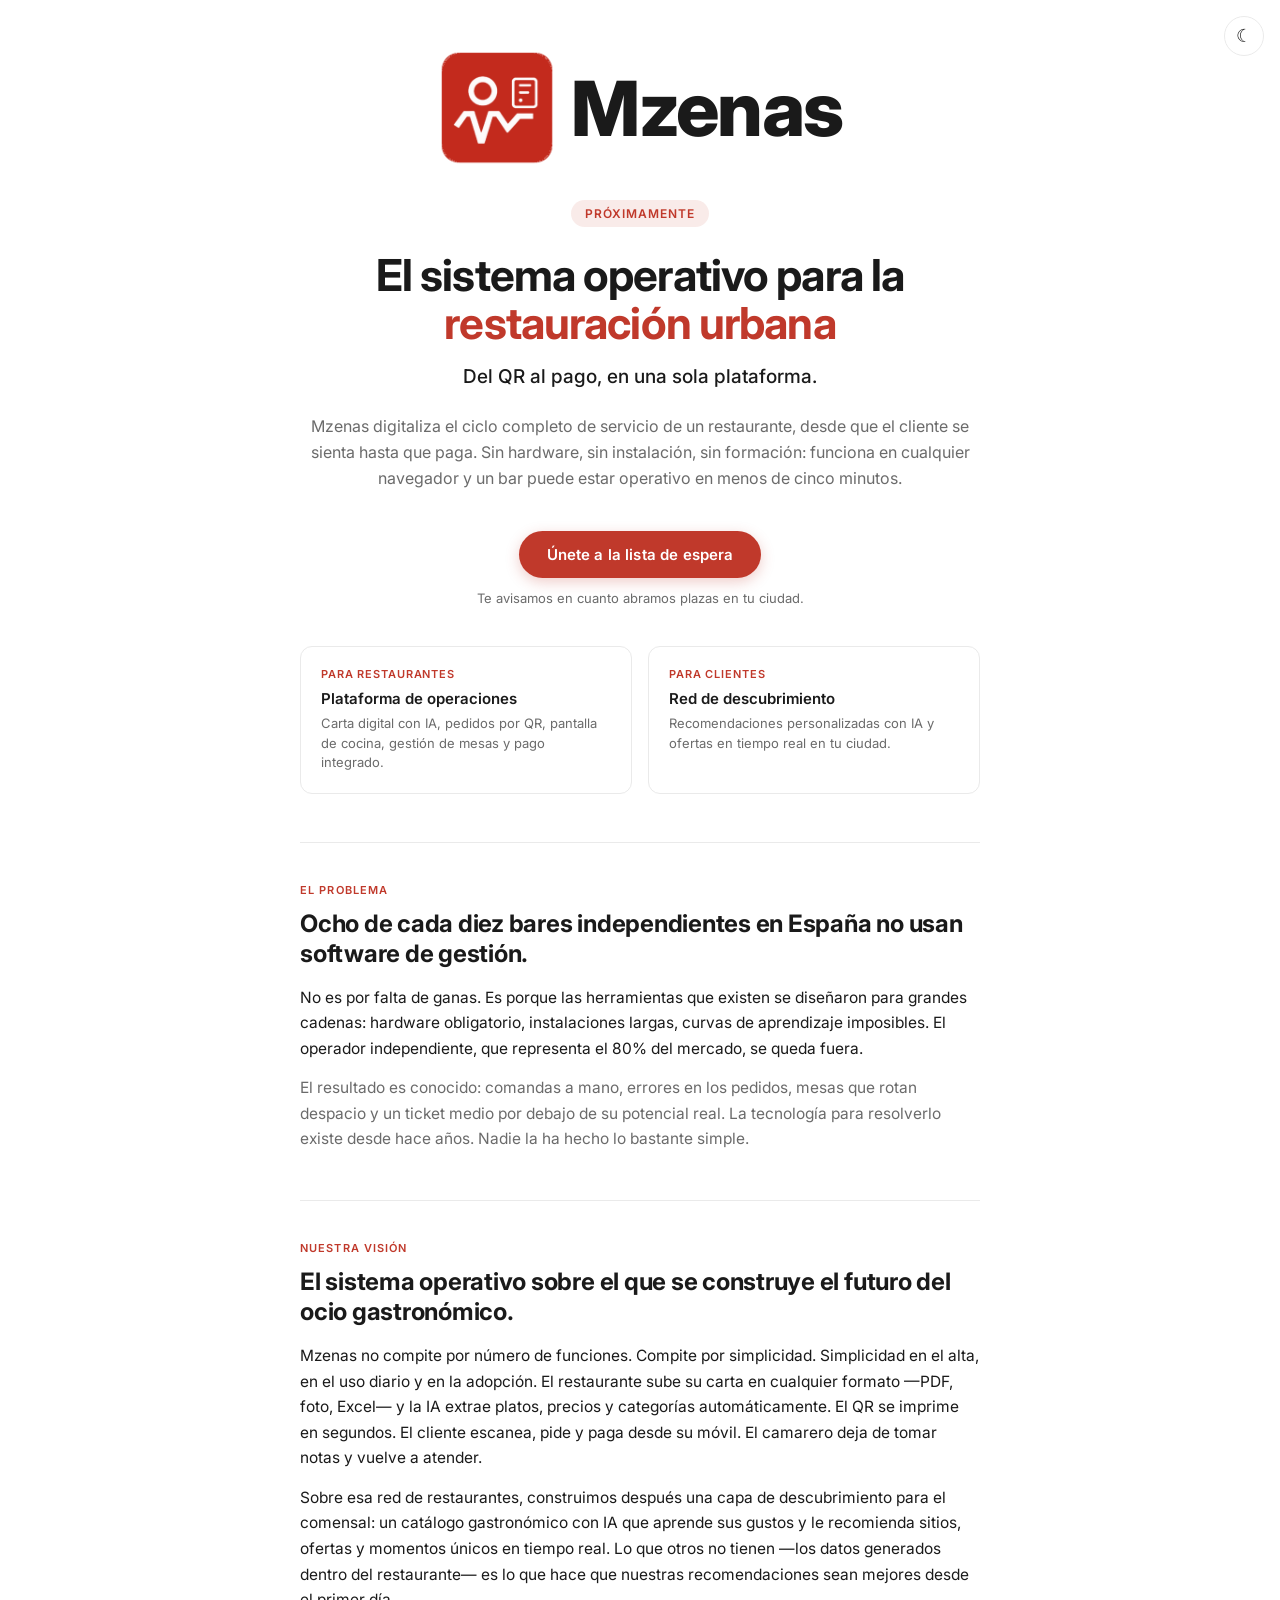
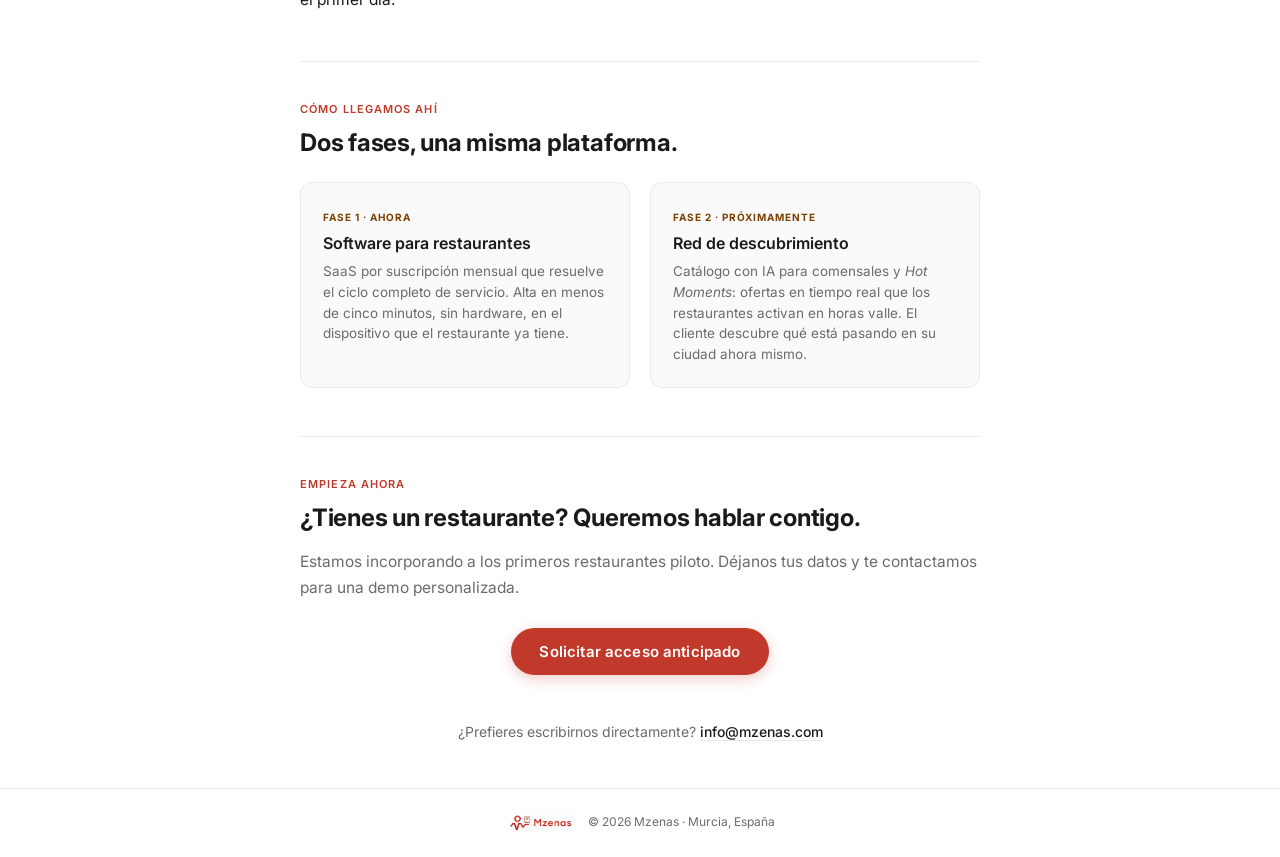
<file: index.html>
<!DOCTYPE html>
<html lang="es">
<head>
<meta charset="UTF-8">
<meta name="viewport" content="width=device-width, initial-scale=1.0">
<link rel="icon" type="image/png" href="assets/mzenas-favicon.png?v=4">
<link rel="shortcut icon" href="/favicon.ico?v=4">
<link rel="apple-touch-icon" href="assets/mzenas-app-icon.png?v=4">
<title>Mzenas — El sistema operativo para la restauración urbana</title>
<meta name="description" content="Mzenas conecta restaurantes y clientes en una sola plataforma: desde el escaneo del QR hasta el pago. Próximamente.">
<meta name="theme-color" content="#C0392B" id="theme-color-meta">

<script>
  // Apply theme before paint to avoid a flash of the wrong palette.
  (function () {
    try {
      var stored = localStorage.getItem('mzenas-theme');
      var prefersDark = window.matchMedia('(prefers-color-scheme: dark)').matches;
      var theme = stored || (prefersDark ? 'dark' : 'light');
      document.documentElement.setAttribute('data-theme', theme);
    } catch (e) {
      // localStorage may be unavailable (private mode, sandboxed iframe); fall back to light.
      document.documentElement.setAttribute('data-theme', 'light');
    }
  })();
</script>

<meta property="og:type" content="website">
<meta property="og:url" content="https://mzenas.com/">
<meta property="og:title" content="Mzenas — El sistema operativo para la restauración urbana">
<meta property="og:description" content="Mzenas conecta restaurantes y clientes en una sola plataforma: desde el escaneo del QR hasta el pago. Próximamente.">
<meta property="og:image" content="https://mzenas.com/assets/mzenas-logo-principal.png">
<meta name="twitter:card" content="summary_large_image">

<link rel="preconnect" href="https://fonts.googleapis.com">
<link rel="preconnect" href="https://fonts.gstatic.com" crossorigin>
<link href="https://fonts.googleapis.com/css2?family=Inter:wght@400;500;600;700&display=swap" rel="stylesheet">

<style>
*, *::before, *::after { box-sizing: border-box; margin: 0; padding: 0; }

:root {
  --primary: #1A1A1A;
  --accent: #C0392B;        /* Mzenas red — from official branding sheet */
  --accent-soft: rgba(192, 57, 43, 0.1);
  --secondary: #7B3F00;     /* Mzenas brown — from official branding sheet */
  --text: #1A1A1A;
  --muted: #6B6B6B;
  --surface: #FFFFFF;
  --surface-alt: #FAFAFA;
  --line: #EAEAEA;
  --cta-shadow: rgba(192, 57, 43, 0.25);
  --cta-shadow-hover: rgba(192, 57, 43, 0.35);
}

:root[data-theme="dark"] {
  --primary: #F5F5F5;
  --accent: #E74C3C;        /* lifted red for contrast on dark backgrounds */
  --accent-soft: rgba(231, 76, 60, 0.18);
  --secondary: #C08A5C;     /* lifted brown for readability on dark */
  --text: #F5F5F5;
  --muted: #A0A0A0;
  --surface: #121212;
  --surface-alt: #1E1E1E;
  --line: #2A2A2A;
  --cta-shadow: rgba(0, 0, 0, 0.45);
  --cta-shadow-hover: rgba(0, 0, 0, 0.6);
}

html, body { height: 100%; }

body {
  font-family: 'Inter', -apple-system, BlinkMacSystemFont, sans-serif;
  color: var(--text);
  background: var(--surface);
  -webkit-font-smoothing: antialiased;
  -moz-osx-font-smoothing: grayscale;
  display: flex;
  flex-direction: column;
  min-height: 100vh;
  transition: background-color 200ms ease, color 200ms ease;
}

.section, .pillar, .phase, .contact a, footer {
  transition: background-color 200ms ease, color 200ms ease, border-color 200ms ease;
}

.theme-toggle {
  position: fixed;
  top: 16px;
  right: 16px;
  z-index: 10;
  width: 40px;
  height: 40px;
  border-radius: 999px;
  border: 1px solid var(--line);
  background: var(--surface);
  color: var(--text);
  cursor: pointer;
  display: inline-flex;
  align-items: center;
  justify-content: center;
  font-size: 18px;
  line-height: 1;
  transition: background-color 200ms ease, color 200ms ease, border-color 200ms ease, transform 200ms ease;
}

.theme-toggle:hover {
  border-color: var(--accent);
  transform: translateY(-1px);
}

.theme-toggle .icon-dark { display: none; }
:root[data-theme="dark"] .theme-toggle .icon-light { display: none; }
:root[data-theme="dark"] .theme-toggle .icon-dark { display: inline; }

@media (max-width: 560px) {
  .theme-toggle { width: 36px; height: 36px; font-size: 16px; top: 12px; right: 12px; }
}

main {
  flex: 1;
  display: flex;
  align-items: center;
  justify-content: center;
  padding: 48px 24px;
}

.container {
  max-width: 680px;
  width: 100%;
  text-align: center;
}

.section {
  text-align: left;
  margin: 48px 0;
  padding-top: 40px;
  border-top: 1px solid var(--line);
}

.section-label {
  font-size: 11px;
  font-weight: 600;
  letter-spacing: 0.1em;
  text-transform: uppercase;
  color: var(--accent);
  margin-bottom: 12px;
}

.section h2 {
  font-size: 24px;
  font-weight: 700;
  letter-spacing: -0.01em;
  line-height: 1.25;
  margin-bottom: 16px;
}

.section p {
  font-size: 15.5px;
  line-height: 1.65;
  color: var(--text);
  margin-bottom: 14px;
}

.section p.muted {
  color: var(--muted);
}

.phases {
  display: grid;
  grid-template-columns: 1fr 1fr;
  gap: 20px;
  margin-top: 24px;
}

.phase {
  padding: 22px;
  border: 1px solid var(--line);
  border-radius: 12px;
  background: var(--surface-alt);
}

.phase-tag {
  display: inline-block;
  font-size: 10px;
  font-weight: 700;
  letter-spacing: 0.1em;
  text-transform: uppercase;
  color: var(--secondary);
  margin-bottom: 10px;
}

.phase h3 {
  font-size: 16px;
  font-weight: 600;
  margin-bottom: 8px;
}

.phase p {
  font-size: 13.5px;
  line-height: 1.55;
  color: var(--muted);
  margin: 0;
}

.logo {
  display: flex;
  align-items: center;
  justify-content: center;
  gap: 14px;
  margin: 0 auto 32px;
  text-decoration: none;
  color: var(--text);
}

.logo img {
  width: 120px;
  height: 120px;
  display: block;
  flex-shrink: 0;
}

.logo-text {
  font-size: 76px;
  font-weight: 800;
  letter-spacing: -0.02em;
  line-height: 1;
  color: var(--text);
}

.footer-mark {
  height: 20px;
  width: auto;
  vertical-align: middle;
  margin-right: 8px;
}

.badge {
  display: inline-block;
  font-size: 12px;
  font-weight: 600;
  letter-spacing: 0.08em;
  text-transform: uppercase;
  color: var(--accent);
  background: var(--accent-soft);
  padding: 6px 14px;
  border-radius: 24px;
  margin-bottom: 24px;
}

h1 {
  font-size: 44px;
  font-weight: 700;
  letter-spacing: -0.02em;
  line-height: 1.1;
  margin-bottom: 16px;
}

h1 .accent { color: var(--accent); }

.tagline {
  font-size: 19px;
  font-weight: 500;
  color: var(--text);
  margin-bottom: 24px;
  line-height: 1.4;
}

.description {
  font-size: 16px;
  color: var(--muted);
  line-height: 1.6;
  margin-bottom: 40px;
}

.pillars {
  display: grid;
  grid-template-columns: 1fr 1fr;
  gap: 16px;
  margin-bottom: 40px;
  text-align: left;
}

.pillar {
  padding: 20px;
  border: 1px solid var(--line);
  border-radius: 12px;
}

.pillar-label {
  font-size: 11px;
  font-weight: 600;
  letter-spacing: 0.08em;
  text-transform: uppercase;
  color: var(--accent);
  margin-bottom: 8px;
}

.pillar-title {
  font-size: 15px;
  font-weight: 600;
  margin-bottom: 6px;
}

.pillar-desc {
  font-size: 13px;
  color: var(--muted);
  line-height: 1.5;
}

.contact {
  font-size: 14px;
  color: var(--muted);
}

.contact a {
  color: var(--text);
  text-decoration: none;
  font-weight: 500;
  border-bottom: 1px solid var(--line);
  transition: border-color 200ms;
}

.contact a:hover { border-color: var(--accent); }

.cta {
  display: inline-block;
  background: var(--accent);
  color: #FFFFFF;
  font-size: 15px;
  font-weight: 600;
  letter-spacing: 0.01em;
  text-decoration: none;
  padding: 14px 28px;
  border-radius: 999px;
  transition: transform 200ms, box-shadow 200ms, background 200ms;
  box-shadow: 0 4px 14px var(--cta-shadow);
}

.cta:hover {
  background: #A83024;
  transform: translateY(-1px);
  box-shadow: 0 6px 18px var(--cta-shadow-hover);
}

.cta-sub {
  display: block;
  font-size: 13px;
  color: var(--muted);
  margin-top: 12px;
}

.cta-block {
  margin: 8px 0 40px;
}

.section .cta-block {
  text-align: center;
  margin-top: 28px;
  margin-bottom: 0;
}

footer {
  padding: 24px;
  text-align: center;
  font-size: 12px;
  color: var(--muted);
  border-top: 1px solid var(--line);
}

@media (max-width: 560px) {
  h1 { font-size: 34px; }
  .tagline { font-size: 17px; }
  .pillars, .phases { grid-template-columns: 1fr; }
  .section h2 { font-size: 22px; }
  .logo { gap: 14px; }
  .logo img { width: 78px; height: 78px; }
  .logo-text { font-size: 52px; }
}
</style>
</head>
<body>

<button type="button" class="theme-toggle" id="theme-toggle" aria-label="Cambiar tema" aria-pressed="false" title="Cambiar tema">
  <span class="icon-light" aria-hidden="true">☾</span>
  <span class="icon-dark" aria-hidden="true">☀</span>
</button>

<main>
  <div class="container">
    <div class="logo">
      <img src="assets/mzenas-favicon.png" alt="" aria-hidden="true">
      <span class="logo-text">Mzenas</span>
    </div>
    <span class="badge">Próximamente</span>
    <h1>El sistema operativo para la <span class="accent">restauración urbana</span></h1>
    <p class="tagline">Del QR al pago, en una sola plataforma.</p>
    <p class="description">
      Mzenas digitaliza el ciclo completo de servicio de un restaurante, desde que el cliente se sienta hasta que paga. Sin hardware, sin instalación, sin formación: funciona en cualquier navegador y un bar puede estar operativo en menos de cinco minutos.
    </p>

    <div class="cta-block">
      <a href="https://forms.gle/9842i84RXUTbk3yk9" class="cta" target="_blank" rel="noopener">Únete a la lista de espera</a>
      <span class="cta-sub">Te avisamos en cuanto abramos plazas en tu ciudad.</span>
    </div>

    <div class="pillars">
      <div class="pillar">
        <div class="pillar-label">Para restaurantes</div>
        <div class="pillar-title">Plataforma de operaciones</div>
        <div class="pillar-desc">Carta digital con IA, pedidos por QR, pantalla de cocina, gestión de mesas y pago integrado.</div>
      </div>
      <div class="pillar">
        <div class="pillar-label">Para clientes</div>
        <div class="pillar-title">Red de descubrimiento</div>
        <div class="pillar-desc">Recomendaciones personalizadas con IA y ofertas en tiempo real en tu ciudad.</div>
      </div>
    </div>

    <section class="section">
      <div class="section-label">El problema</div>
      <h2>Ocho de cada diez bares independientes en España no usan software de gestión.</h2>
      <p>No es por falta de ganas. Es porque las herramientas que existen se diseñaron para grandes cadenas: hardware obligatorio, instalaciones largas, curvas de aprendizaje imposibles. El operador independiente, que representa el 80% del mercado, se queda fuera.</p>
      <p class="muted">El resultado es conocido: comandas a mano, errores en los pedidos, mesas que rotan despacio y un ticket medio por debajo de su potencial real. La tecnología para resolverlo existe desde hace años. Nadie la ha hecho lo bastante simple.</p>
    </section>

    <section class="section">
      <div class="section-label">Nuestra visión</div>
      <h2>El sistema operativo sobre el que se construye el futuro del ocio gastronómico.</h2>
      <p>Mzenas no compite por número de funciones. Compite por simplicidad. Simplicidad en el alta, en el uso diario y en la adopción. El restaurante sube su carta en cualquier formato —PDF, foto, Excel— y la IA extrae platos, precios y categorías automáticamente. El QR se imprime en segundos. El cliente escanea, pide y paga desde su móvil. El camarero deja de tomar notas y vuelve a atender.</p>
      <p>Sobre esa red de restaurantes, construimos después una capa de descubrimiento para el comensal: un catálogo gastronómico con IA que aprende sus gustos y le recomienda sitios, ofertas y momentos únicos en tiempo real. Lo que otros no tienen —los datos generados dentro del restaurante— es lo que hace que nuestras recomendaciones sean mejores desde el primer día.</p>
    </section>

    <section class="section">
      <div class="section-label">Cómo llegamos ahí</div>
      <h2>Dos fases, una misma plataforma.</h2>
      <div class="phases">
        <div class="phase">
          <div class="phase-tag">Fase 1 · Ahora</div>
          <h3>Software para restaurantes</h3>
          <p>SaaS por suscripción mensual que resuelve el ciclo completo de servicio. Alta en menos de cinco minutos, sin hardware, en el dispositivo que el restaurante ya tiene.</p>
        </div>
        <div class="phase">
          <div class="phase-tag">Fase 2 · Próximamente</div>
          <h3>Red de descubrimiento</h3>
          <p>Catálogo con IA para comensales y <em>Hot Moments</em>: ofertas en tiempo real que los restaurantes activan en horas valle. El cliente descubre qué está pasando en su ciudad ahora mismo.</p>
        </div>
      </div>
    </section>

    <section class="section">
      <div class="section-label">Empieza ahora</div>
      <h2>¿Tienes un restaurante? Queremos hablar contigo.</h2>
      <p class="muted">Estamos incorporando a los primeros restaurantes piloto. Déjanos tus datos y te contactamos para una demo personalizada.</p>
      <div class="cta-block">
        <a href="https://forms.gle/RbjmJ5Gn8QJsUXKGA" class="cta" target="_blank" rel="noopener">Solicitar acceso anticipado</a>
      </div>
    </section>

    <p class="contact">
      ¿Prefieres escribirnos directamente? <a href="mailto:info@mzenas.com">info@mzenas.com</a>
    </p>
  </div>
</main>

<footer>
  <img src="assets/mzenas-logo-principal.png" alt="" class="footer-mark" aria-hidden="true">
  © <span id="year"></span> Mzenas · Murcia, España
</footer>

<script>
  document.getElementById('year').textContent = new Date().getFullYear();

  // Theme toggle: persist explicit user choice, otherwise keep following the system.
  (function () {
    var root = document.documentElement;
    var btn = document.getElementById('theme-toggle');
    var meta = document.getElementById('theme-color-meta');
    var mq = window.matchMedia('(prefers-color-scheme: dark)');

    function sync() {
      var theme = root.getAttribute('data-theme') || 'light';
      btn.setAttribute('aria-pressed', theme === 'dark' ? 'true' : 'false');
      if (meta) meta.setAttribute('content', theme === 'dark' ? '#121212' : '#C0392B');
    }

    btn.addEventListener('click', function () {
      var next = root.getAttribute('data-theme') === 'dark' ? 'light' : 'dark';
      root.setAttribute('data-theme', next);
      try { localStorage.setItem('mzenas-theme', next); } catch (e) {}
      sync();
    });

    // When the user has not set an explicit preference, follow the OS.
    mq.addEventListener('change', function (e) {
      var hasOverride = false;
      try { hasOverride = !!localStorage.getItem('mzenas-theme'); } catch (err) {}
      if (hasOverride) return;
      root.setAttribute('data-theme', e.matches ? 'dark' : 'light');
      sync();
    });

    sync();
  })();
</script>

</body>
</html>
</file>
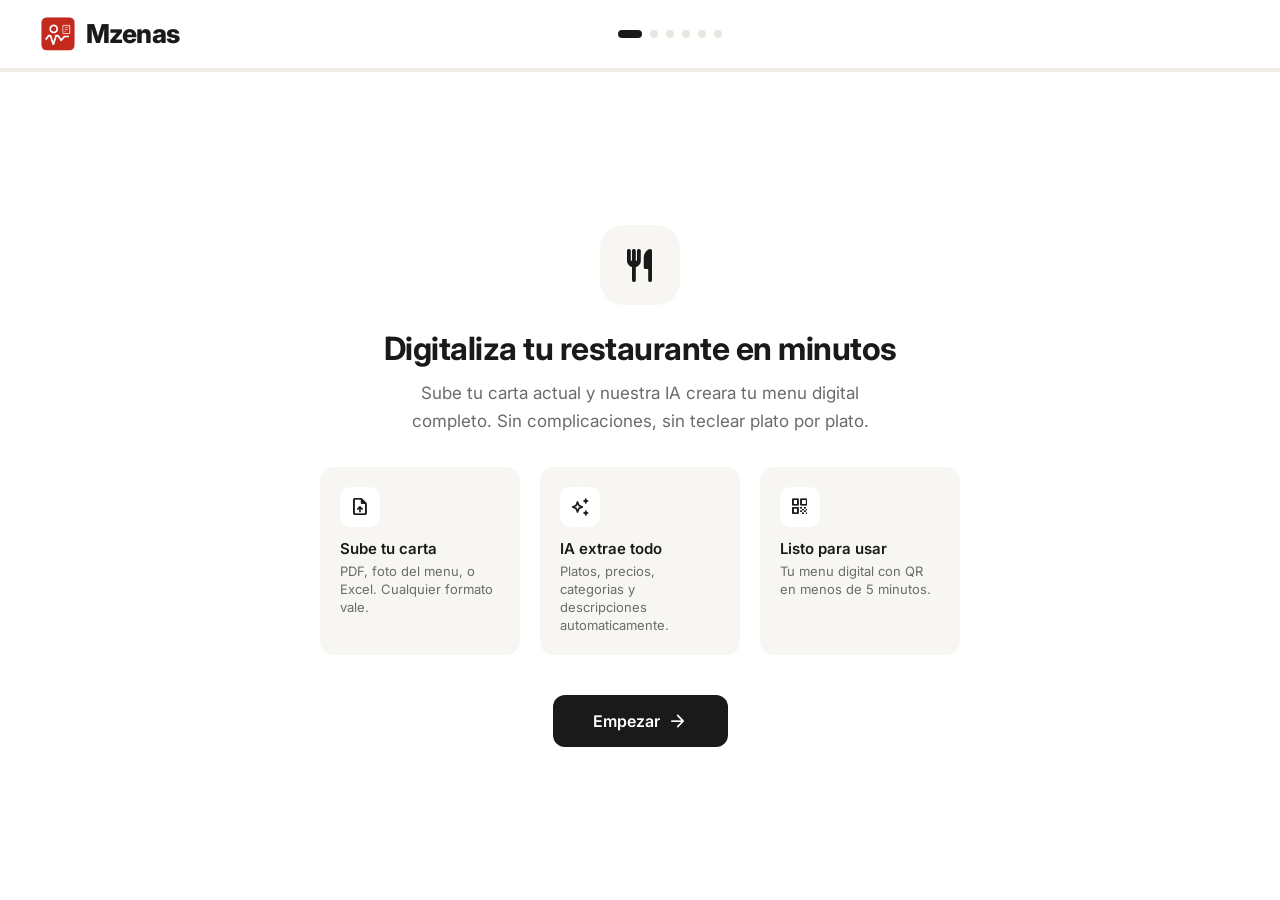
<file: ai-onboarding/index.html>
<!DOCTYPE html>
<html lang="es">
<head>
<meta charset="UTF-8">
<meta name="viewport" content="width=device-width, initial-scale=1.0">
<link rel="icon" type="image/png" href="/assets/mzenas-favicon.png?v=4">
<link rel="shortcut icon" href="/favicon.ico?v=4">
<link rel="apple-touch-icon" href="/assets/mzenas-app-icon.png?v=4">
<meta name="theme-color" content="#C0392B">
<title>Mzenas — Onboarding</title>
<link rel="preconnect" href="https://fonts.googleapis.com">
<link rel="preconnect" href="https://fonts.gstatic.com" crossorigin>
<link href="https://fonts.googleapis.com/css2?family=Inter:wght@400;500;600;700&display=swap" rel="stylesheet">
<link rel="stylesheet" href="/assets/floor-planner.css">
<style>
*, *::before, *::after { box-sizing: border-box; margin: 0; padding: 0; }

@font-face {
  font-family: 'Material Symbols Rounded';
  font-style: normal;
  font-weight: 400;
  font-display: block;
  src: url(/assets/material-symbols-rounded.woff2) format('woff2');
}

.material-symbols-rounded {
  font-family: 'Material Symbols Rounded';
  font-weight: normal;
  font-style: normal;
  font-size: 24px;
  line-height: 1;
  letter-spacing: normal;
  text-transform: none;
  display: inline-block;
  white-space: nowrap;
  word-wrap: normal;
  direction: ltr;
  -webkit-font-smoothing: antialiased;
  -moz-osx-font-smoothing: grayscale;
  text-rendering: optimizeLegibility;
  font-feature-settings: 'liga';
}

:root {
  --primary: #1A1A1A;
  --accent: #C0392B;
  --accent-light: #F5D0C3;
  --bg: #FFFFFF;
  --surface: #F8F6F3;
  --text-primary: #1A1A1A;
  --text-secondary: #6B6B6B;
  --text-on-primary: #FFFFFF;
  --success: #4CAF50;
  --border: #E8E4DF;
  --border-light: #F0ECE8;
  --font: 'Inter', -apple-system, system-ui, sans-serif;
  --ease: cubic-bezier(0.4, 0, 0.2, 1);
}

html, body {
  font-family: var(--font);
  background: var(--bg);
  color: var(--text-primary);
  height: 100%;
  -webkit-font-smoothing: antialiased;
}

.onboarding-layout {
  min-height: 100vh;
  display: flex;
  flex-direction: column;
}

/* Header */
.ob-header {
  display: flex;
  align-items: center;
  justify-content: space-between;
  padding: 16px 40px;
  border-bottom: 1px solid var(--border-light);
}

.ob-header .logo {
  display: flex;
  align-items: center;
  gap: 10px;
}

.ob-header .logo img {
  width: 36px;
  height: 36px;
  display: block;
  flex-shrink: 0;
}

.ob-header .logo .mz-wordmark {
  font-size: 26px;
  font-weight: 800;
  letter-spacing: -0.02em;
  line-height: 1;
  color: var(--text-primary);
}

.ob-header .step-indicator {
  display: flex; gap: 8px; align-items: center;
}

.step-dot {
  width: 8px; height: 8px;
  border-radius: 999px;
  background: var(--border);
  transition: all 300ms var(--ease);
  cursor: pointer;
}

.step-dot.clickable:hover {
  transform: scale(1.2);
}

.step-dot.active { background: var(--primary); width: 24px; }
.step-dot.done { background: var(--success); }

/* Progress Bar */
.progress-bar-container {
  height: 3px;
  background: var(--border-light);
}

.progress-bar-fill {
  height: 100%;
  background: var(--primary);
  width: 0%;
  transition: width 600ms var(--ease);
}

/* Main area */
.ob-main {
  flex: 1;
  display: flex;
  align-items: center;
  justify-content: center;
  padding: 40px;
}

.stage {
  display: none;
  width: 100%;
  max-width: 640px;
  animation: fade-in 400ms var(--ease);
}

.stage.stage-wide { max-width: min(1680px, calc(100vw - 48px)); }

.stage.active { display: block; }

@keyframes fade-in {
  from { opacity: 0; transform: translateY(12px); }
  to { opacity: 1; transform: translateY(0); }
}

/* ==================== STAGE 1: WELCOME ==================== */
.welcome-content { text-align: center; }

.welcome-icon {
  width: 80px; height: 80px;
  border-radius: 24px;
  background: var(--surface);
  display: flex; align-items: center; justify-content: center;
  margin: 0 auto 24px;
}

.welcome-icon .material-symbols-rounded { font-size: 40px; color: var(--primary); }

.welcome-content h1 {
  font-size: 32px; font-weight: 700;
  letter-spacing: -0.5px;
  margin-bottom: 12px;
}

.welcome-content p {
  font-size: 17px;
  color: var(--text-secondary);
  line-height: 1.6;
  max-width: 480px;
  margin: 0 auto 32px;
}

.value-props {
  display: flex;
  gap: 20px;
  margin-bottom: 40px;
  text-align: left;
}

.value-prop {
  flex: 1;
  padding: 20px;
  border-radius: 14px;
  background: var(--surface);
}

.value-prop .vp-icon {
  width: 40px; height: 40px;
  border-radius: 10px;
  background: var(--bg);
  display: flex; align-items: center; justify-content: center;
  margin-bottom: 12px;
}

.value-prop .vp-icon .material-symbols-rounded { font-size: 20px; }
.value-prop h3 { font-size: 15px; font-weight: 600; margin-bottom: 4px; }
.value-prop p { font-size: 13px; color: var(--text-secondary); line-height: 1.4; margin: 0; }

.ob-btn {
  display: inline-flex;
  align-items: center;
  gap: 8px;
  padding: 16px 40px;
  border-radius: 12px;
  background: var(--primary);
  color: var(--text-on-primary);
  border: none;
  font-family: var(--font);
  font-size: 16px;
  font-weight: 600;
  cursor: pointer;
  transition: all 150ms;
}

.ob-btn:hover { opacity: 0.9; }
.ob-btn:active { transform: scale(0.98); }

.ob-btn-secondary {
  background: transparent;
  color: var(--text-primary);
  border: 1.5px solid var(--border);
}

/* ==================== STAGE 2: UPLOAD ==================== */
.upload-content { text-align: center; }

.upload-content h2 {
  font-size: 24px; font-weight: 700;
  margin-bottom: 8px;
}

.upload-content .subtitle {
  font-size: 15px;
  color: var(--text-secondary);
  margin-bottom: 32px;
}

.drop-zone {
  border: 2px dashed var(--border);
  border-radius: 20px;
  padding: 60px 40px;
  cursor: pointer;
  transition: all 300ms var(--ease);
  position: relative;
}

.drop-zone:hover, .drop-zone.dragover {
  border-color: var(--primary);
  background: var(--surface);
}

.drop-zone .dz-icon {
  width: 64px; height: 64px;
  border-radius: 16px;
  background: var(--surface);
  display: flex; align-items: center; justify-content: center;
  margin: 0 auto 16px;
}

.drop-zone .dz-icon .material-symbols-rounded { font-size: 32px; color: var(--text-secondary); }

.drop-zone h3 {
  font-size: 17px; font-weight: 600;
  margin-bottom: 6px;
}

.drop-zone p {
  font-size: 14px;
  color: var(--text-secondary);
}

.drop-zone .formats {
  margin-top: 12px;
  display: flex;
  gap: 8px;
  justify-content: center;
}

.format-tag {
  padding: 4px 12px;
  border-radius: 999px;
  background: var(--surface);
  font-size: 12px;
  font-weight: 600;
  color: var(--text-secondary);
}

.file-input { display: none; }

.upload-progress {
  display: none;
  margin-top: 24px;
}

.upload-progress.show { display: block; }

.file-row {
  display: flex;
  align-items: center;
  gap: 12px;
  padding: 16px;
  border-radius: 12px;
  background: var(--surface);
}

.file-row .file-icon {
  width: 44px; height: 44px;
  border-radius: 10px;
  background: var(--accent-light);
  display: flex; align-items: center; justify-content: center;
}

.file-row .file-icon .material-symbols-rounded { font-size: 22px; color: var(--accent); }
.file-row .file-info { flex: 1; text-align: left; }
.file-row .file-name { font-size: 14px; font-weight: 600; }
.file-row .file-size { font-size: 12px; color: var(--text-secondary); }

.upload-bar {
  height: 4px;
  background: var(--border);
  border-radius: 2px;
  margin-top: 12px;
  overflow: hidden;
}

.upload-bar-fill {
  height: 100%;
  background: var(--primary);
  border-radius: 2px;
  width: 0%;
  transition: width 400ms var(--ease);
}

.upload-actions {
  margin-top: 24px;
  display: none;
}

.upload-actions.show { display: block; }

/* ==================== STAGE 3: AI PROCESSING ==================== */
.processing-content { text-align: center; }

.processing-header {
  margin-bottom: 32px;
}

.processing-header h2 {
  font-size: 24px; font-weight: 700;
  margin-bottom: 4px;
}

.processing-status {
  font-size: 15px;
  color: var(--text-secondary);
  display: flex;
  align-items: center;
  justify-content: center;
  gap: 8px;
}

.spinner {
  width: 18px; height: 18px;
  border: 2px solid var(--border);
  border-top-color: var(--primary);
  border-radius: 999px;
  animation: spin 0.8s linear infinite;
}

@keyframes spin { to { transform: rotate(360deg); } }

.ai-progress-bar {
  height: 6px;
  background: var(--border-light);
  border-radius: 3px;
  margin-bottom: 32px;
  overflow: hidden;
}

.ai-progress-fill {
  height: 100%;
  background: var(--primary);
  border-radius: 3px;
  width: 0%;
  transition: width 500ms var(--ease);
}

.extraction-area {
  text-align: left;
  max-height: 400px;
  overflow-y: auto;
}

.category-group {
  margin-bottom: 20px;
  opacity: 0;
  transform: translateY(10px);
  transition: all 400ms var(--ease);
}

.category-group.visible {
  opacity: 1;
  transform: translateY(0);
}

.category-group h4 {
  font-size: 14px;
  font-weight: 600;
  text-transform: uppercase;
  letter-spacing: 0.5px;
  color: var(--text-secondary);
  margin-bottom: 8px;
  padding-bottom: 6px;
  border-bottom: 1px solid var(--border-light);
}

.extracted-item {
  display: flex;
  align-items: center;
  justify-content: space-between;
  padding: 10px 14px;
  border-radius: 10px;
  margin-bottom: 4px;
  opacity: 0;
  transform: translateX(-8px);
  transition: all 300ms var(--ease);
}

.extracted-item.visible {
  opacity: 1;
  transform: translateX(0);
  background: var(--surface);
}

.extracted-item .ei-name { font-size: 14px; font-weight: 500; }
.extracted-item .ei-price { font-size: 14px; font-weight: 600; color: var(--text-secondary); }

/* ==================== STAGE 4: REVIEW ==================== */
.review-content {}

.review-header {
  display: flex;
  align-items: center;
  justify-content: space-between;
  margin-bottom: 24px;
}

.review-header h2 { font-size: 24px; font-weight: 700; }

.review-stats {
  display: flex; gap: 16px;
}

.review-stat {
  padding: 8px 16px;
  border-radius: 10px;
  background: var(--surface);
  font-size: 14px;
}

.review-stat strong { font-weight: 700; }

.category-nav {
  display: flex;
  gap: 8px;
  margin-bottom: 24px;
  overflow-x: auto;
  padding-bottom: 4px;
}

.category-pill {
  padding: 8px 16px;
  border-radius: 999px;
  border: 1.5px solid var(--border);
  background: var(--bg);
  font-size: 13px;
  font-weight: 600;
  color: var(--text-primary);
  cursor: pointer;
  transition: all 200ms;
  white-space: nowrap;
  font-family: var(--font);
}

.category-pill:hover {
  border-color: var(--primary);
  background: var(--surface);
}

.category-pill.active {
  background: var(--primary);
  color: var(--text-on-primary);
  border-color: var(--primary);
}

.review-category {
  margin-bottom: 20px;
  scroll-margin-top: 20px;
}

.review-category h3 {
  font-size: 16px; font-weight: 600;
  margin-bottom: 10px;
  display: flex;
  align-items: center;
  gap: 8px;
}

.review-category h3 .count {
  font-size: 12px;
  padding: 2px 8px;
  border-radius: 999px;
  background: var(--surface);
  color: var(--text-secondary);
  font-weight: 500;
}

.review-item {
  display: flex;
  align-items: center;
  gap: 12px;
  padding: 12px 14px;
  border-radius: 10px;
  border: 1px solid var(--border-light);
  margin-bottom: 6px;
  transition: all 200ms;
}

.review-item:hover { border-color: var(--border); }

.review-item .ri-thumb {
  width: 48px; height: 48px;
  border-radius: 8px;
  background: var(--surface);
  display: flex; align-items: center; justify-content: center;
  flex-shrink: 0;
  overflow: hidden;
}

.review-item .ri-thumb img {
  width: 100%; height: 100%;
  object-fit: cover;
}

.review-item .ri-info { flex: 1; }

.review-item .ri-name {
  font-size: 14px; font-weight: 600;
  outline: none;
  border: none;
  background: transparent;
  width: 100%;
  font-family: var(--font);
  color: var(--text-primary);
  border-bottom: 1px solid transparent;
  transition: border-color 200ms;
}

.review-item .ri-name:hover { border-bottom-color: var(--border); }
.review-item .ri-name:focus { border-bottom-color: var(--primary); }
.review-item .ri-desc { font-size: 12px; color: var(--text-secondary); }

.review-item .ri-price {
  font-size: 14px; font-weight: 600;
  width: 80px;
  text-align: right;
  outline: none;
  border: none;
  background: transparent;
  font-family: var(--font);
  color: var(--text-primary);
  border-bottom: 1px solid transparent;
  transition: border-color 200ms;
}

.review-item .ri-price:hover { border-bottom-color: var(--border); }
.review-item .ri-price:focus { border-bottom-color: var(--primary); }

.review-item .ri-edit {
  width: 32px; height: 32px;
  border-radius: 8px;
  background: var(--surface);
  border: none;
  display: flex; align-items: center; justify-content: center;
  cursor: pointer;
  color: var(--text-secondary);
  flex-shrink: 0;
  transition: background 200ms;
}

.review-item .ri-edit:hover {
  background: var(--border-light);
}

.review-actions {
  display: flex;
  gap: 12px;
  justify-content: flex-end;
  margin-top: 24px;
}

/* ==================== STAGE 6: LIVE ==================== */
.live-content { text-align: center; }

.live-check {
  width: 80px; height: 80px;
  border-radius: 999px;
  background: var(--success);
  display: flex; align-items: center; justify-content: center;
  margin: 0 auto 24px;
  animation: scale-in 500ms var(--ease) both;
}

@keyframes scale-in {
  0% { transform: scale(0); }
  60% { transform: scale(1.1); }
  100% { transform: scale(1); }
}

.live-check .material-symbols-rounded { font-size: 40px; color: white; }

.live-content h1 {
  font-size: 28px; font-weight: 700;
  margin-bottom: 8px;
}

.live-content p {
  font-size: 16px;
  color: var(--text-secondary);
  margin-bottom: 32px;
}

.qr-preview {
  width: 200px; height: 200px;
  background: #fff;
  border-radius: 16px;
  margin: 0 auto 16px;
  display: flex;
  align-items: center;
  justify-content: center;
  border: 1px solid var(--border-light);
  padding: 12px;
  box-sizing: border-box;
  transition: transform 0.15s ease;
}

.qr-preview:hover { transform: scale(1.02); }

.qr-preview img {
  width: 100%;
  height: 100%;
  display: block;
}

.qr-label {
  font-size: 13px;
  color: var(--text-secondary);
  margin-bottom: 32px;
}

.live-actions {
  display: flex;
  gap: 12px;
  justify-content: center;
}

/* Confetti */
.confetti-container {
  position: fixed; inset: 0;
  pointer-events: none;
  z-index: 500;
}

.confetti-piece {
  position: absolute;
  width: 8px; height: 8px;
  border-radius: 2px;
  animation: confetti-fall 2.5s ease-out forwards;
}

@keyframes confetti-fall {
  0% { transform: translateY(-20px) rotate(0deg); opacity: 1; }
  100% { transform: translateY(100vh) rotate(720deg); opacity: 0; }
}
</style>
</head>
<body>

<div class="onboarding-layout">
  <div class="ob-header">
    <div class="logo"><img src="/assets/mzenas-favicon.png" alt="" aria-hidden="true"><span class="mz-wordmark">Mzenas</span></div>
    <div class="step-indicator">
      <div class="step-dot active" id="dot-0"></div>
      <div class="step-dot" id="dot-1"></div>
      <div class="step-dot" id="dot-2"></div>
      <div class="step-dot" id="dot-3"></div>
      <div class="step-dot" id="dot-4"></div>
      <div class="step-dot" id="dot-5"></div>
    </div>
    <span style="width:80px"></span>
  </div>
  <div class="progress-bar-container">
    <div class="progress-bar-fill" id="progressBar"></div>
  </div>

  <div class="ob-main">

    <!-- STAGE 1: WELCOME -->
    <div class="stage active" id="stage-0">
      <div class="welcome-content">
        <div class="welcome-icon">
          <span class="material-symbols-rounded">restaurant</span>
        </div>
        <h1>Digitaliza tu restaurante en minutos</h1>
        <p>Sube tu carta actual y nuestra IA creara tu menu digital completo. Sin complicaciones, sin teclear plato por plato.</p>

        <div class="value-props">
          <div class="value-prop">
            <div class="vp-icon"><span class="material-symbols-rounded">upload_file</span></div>
            <h3>Sube tu carta</h3>
            <p>PDF, foto del menu, o Excel. Cualquier formato vale.</p>
          </div>
          <div class="value-prop">
            <div class="vp-icon"><span class="material-symbols-rounded">auto_awesome</span></div>
            <h3>IA extrae todo</h3>
            <p>Platos, precios, categorias y descripciones automaticamente.</p>
          </div>
          <div class="value-prop">
            <div class="vp-icon"><span class="material-symbols-rounded">qr_code</span></div>
            <h3>Listo para usar</h3>
            <p>Tu menu digital con QR en menos de 5 minutos.</p>
          </div>
        </div>

        <button class="ob-btn" onclick="goToStage(1)">
          Empezar <span class="material-symbols-rounded" style="font-size:20px">arrow_forward</span>
        </button>
      </div>
    </div>

    <!-- STAGE 2: UPLOAD -->
    <div class="stage" id="stage-1">
      <div class="upload-content">
        <h2>Sube tu carta</h2>
        <p class="subtitle">Arrastra tu archivo o haz clic para seleccionarlo</p>

        <div class="drop-zone" id="dropZone" onclick="document.getElementById('fileInput').click()">
          <div class="dz-icon">
            <span class="material-symbols-rounded">cloud_upload</span>
          </div>
          <h3>Arrastra tu archivo aqui</h3>
          <p>o haz clic para seleccionar</p>
          <div class="formats">
            <span class="format-tag">PDF</span>
            <span class="format-tag">JPG/PNG</span>
            <span class="format-tag">Excel</span>
            <span class="format-tag">Word</span>
          </div>
        </div>

        <input type="file" class="file-input" id="fileInput" onchange="handleFileSelect()">

        <div class="upload-progress" id="uploadProgress">
          <div class="file-row">
            <div class="file-icon"><span class="material-symbols-rounded">description</span></div>
            <div class="file-info">
              <div class="file-name" id="fileName">menu_tu_restaurante.pdf</div>
              <div class="file-size" id="fileSize">2.4 MB</div>
            </div>
            <span class="material-symbols-rounded" style="color:var(--success);font-size:24px" id="uploadCheck" hidden>check_circle</span>
          </div>
          <div class="upload-bar"><div class="upload-bar-fill" id="uploadBarFill"></div></div>
        </div>

        <div class="upload-actions" id="uploadActions">
          <button class="ob-btn" onclick="goToStage(2)">
            Analizar con IA <span class="material-symbols-rounded" style="font-size:20px">auto_awesome</span>
          </button>
        </div>
      </div>
    </div>

    <!-- STAGE 3: AI PROCESSING -->
    <div class="stage" id="stage-2">
      <div class="processing-content">
        <div class="processing-header">
          <h2>Procesando tu carta</h2>
          <div class="processing-status">
            <div class="spinner" id="processingSpinner"></div>
            <span id="processingLabel">Analizando documento...</span>
          </div>
        </div>
        <div class="ai-progress-bar">
          <div class="ai-progress-fill" id="aiProgressFill"></div>
        </div>
        <div class="extraction-area" id="extractionArea"></div>
      </div>
    </div>

    <!-- STAGE 4: REVIEW -->
    <div class="stage" id="stage-3">
      <div class="review-content">
        <div class="review-header">
          <h2>Revisa tu carta digital</h2>
          <div class="review-stats" id="reviewStats">
            <div class="review-stat"><strong>0</strong> platos</div>
            <div class="review-stat"><strong>0</strong> categorias</div>
          </div>
        </div>
        <div class="category-nav" id="categoryNav"></div>
        <div id="reviewArea"></div>
        <div class="review-actions">
          <button class="ob-btn ob-btn-secondary" onclick="goToStage(2)">Volver a analizar</button>
          <button class="ob-btn" onclick="goToStage(4)">Siguiente: diseñar sala <span class="material-symbols-rounded" style="font-size:20px">arrow_forward</span></button>
        </div>
      </div>
    </div>

    <!-- STAGE 5: FLOOR PLANNER -->
    <div class="stage stage-wide" id="stage-4">
      <div class="floor-plan-content">
        <h2>Diseña tu sala</h2>
        <p class="subtitle">Empieza por el salón principal y añade más planos (terraza, barra, reservados) con la pestaña <strong>Nuevo plano</strong>. Arrastra mesas desde la izquierda — o, en tablet, toca un elemento y luego el plano para colocarlo. Haz clic en cualquier mesa para rotarla, duplicarla o cambiar su número.</p>
        <div class="fp-root" id="floorPlanner"></div>
        <div class="review-actions">
          <button class="ob-btn ob-btn-secondary" onclick="goToStage(3)">Volver</button>
          <button class="ob-btn" onclick="goToStage(5)">Publicar menu <span class="material-symbols-rounded" style="font-size:20px">rocket_launch</span></button>
        </div>
      </div>
    </div>

    <!-- STAGE 6: LIVE -->
    <div class="stage" id="stage-5">
      <div class="live-content">
        <div class="live-check">
          <span class="material-symbols-rounded">check</span>
        </div>
        <h1>Tu menu digital esta listo!</h1>
        <p>Los clientes de Tu Restaurante ya pueden escanear el QR y pedir desde su movil.</p>

        <a class="qr-preview" id="qrPreview" href="/customer-flow/" target="_blank" aria-label="Abrir flujo del cliente"></a>
        <div class="qr-label">Escanea para ver tu menu</div>

        <div class="live-actions">
          <button class="ob-btn ob-btn-secondary" onclick="window.print()">
            <span class="material-symbols-rounded" style="font-size:20px">print</span> Imprimir QR
          </button>
          <a class="ob-btn" href="/customer-flow/" target="_blank" style="text-decoration:none">
            <span class="material-symbols-rounded" style="font-size:20px">visibility</span> Ver como cliente
          </a>
        </div>
      </div>
    </div>

  </div>
</div>

<div class="confetti-container" id="confettiContainer"></div>

<script>
const EXTRACTED_MENU = {
  'Para picar': [
    { name: 'Patatas bravas', price: '7,50 EUR', img: 'https://images.unsplash.com/photo-1565599837634-134bc3aadce8?w=100&q=60' },
    { name: 'Croquetas de jamon', price: '8,50 EUR', img: 'https://images.unsplash.com/photo-1713517915303-ae3b3429f939?w=100&q=60' },
    { name: 'Aceitunas alinadas', price: '4,50 EUR', img: 'https://plus.unsplash.com/premium_photo-1770645900585-06b26581f95c?w=100&q=60' },
    { name: 'Pan con tomate', price: '4,00 EUR', img: 'https://images.unsplash.com/photo-1744970531106-28cfe0c10c1f?w=100&q=60' },
  ],
  'Ensaladas': [
    { name: 'Ensalada mixta', price: '9,00 EUR', img: 'https://images.unsplash.com/photo-1710432104535-38c7da06ca6d?w=100&q=60' },
    { name: 'Ensalada cesar', price: '11,00 EUR', img: 'https://images.unsplash.com/photo-1746211108786-ca20c8f80ecd?w=100&q=60' },
    { name: 'Ensaladilla rusa', price: '7,50 EUR', img: 'https://images.unsplash.com/photo-1757715375767-35ddb5ca9118?w=100&q=60' },
  ],
  'Tapas calientes': [
    { name: 'Pulpo a la gallega', price: '14,00 EUR', img: 'https://plus.unsplash.com/premium_photo-1669261883116-877e829d53a0?w=100&q=60' },
    { name: 'Gambas al ajillo', price: '12,50 EUR', img: 'https://plus.unsplash.com/premium_photo-1707161782700-b6110d6de469?w=100&q=60' },
    { name: 'Calamares a la romana', price: '10,00 EUR', img: 'https://images.unsplash.com/photo-1675377668870-baf9b35763f9?w=100&q=60' },
  ],
  'Carnes y pescados': [
    { name: 'Chuleton de ternera', price: '22,00 EUR', img: 'https://plus.unsplash.com/premium_photo-1723291298538-cf9d7d8672b7?w=100&q=60' },
    { name: 'Solomillo iberico', price: '19,00 EUR', img: 'https://images.unsplash.com/photo-1609499723708-b61f436deeb6?w=100&q=60' },
  ],
  'Bebidas': [
    { name: 'Vino tinto de la casa', price: '3,50 EUR', img: 'https://images.unsplash.com/photo-1661634513270-dc34a2830b52?w=100&q=60' },
    { name: 'Cerveza artesana', price: '4,00 EUR', img: 'https://images.unsplash.com/photo-1570235351489-42bdb994e6a0?w=100&q=60' },
    { name: 'Sangria', price: '6,00 EUR', img: 'https://plus.unsplash.com/premium_photo-1720308373712-31e215211a77?w=100&q=60' },
    { name: 'Agua mineral', price: '2,00 EUR', img: 'https://images.unsplash.com/photo-1523362628745-0c100150b504?w=100&q=60' },
    { name: 'Tinto de verano', price: '4,50 EUR', img: 'https://plus.unsplash.com/premium_photo-1721853584671-98b316d3ed5e?w=100&q=60' },
  ],
  'Postres': [
    { name: 'Tarta de queso', price: '6,50 EUR', img: 'https://images.unsplash.com/photo-1756550641128-ced5a4cf3e90?w=100&q=60' },
    { name: 'Crema catalana', price: '5,50 EUR', img: 'https://images.unsplash.com/photo-1679710159090-3ed8f8a4886c?w=100&q=60' },
  ]
};

let currentStage = 0;
let visitedStages = [0];
const TOTAL_STAGES = 6;

function goToStage(stage) {
  if (!visitedStages.includes(stage)) {
    visitedStages.push(stage);
  }

  document.querySelectorAll('.stage').forEach(s => s.classList.remove('active'));
  document.getElementById(`stage-${stage}`).classList.add('active');

  for (let i = 0; i < TOTAL_STAGES; i++) {
    const dot = document.getElementById(`dot-${i}`);
    dot.className = 'step-dot';
    if (i < stage) dot.classList.add('done');
    if (i === stage) dot.classList.add('active');
    if (visitedStages.includes(i)) dot.classList.add('clickable');
  }

  document.getElementById('progressBar').style.width = (stage / (TOTAL_STAGES - 1) * 100) + '%';
  currentStage = stage;

  if (stage === 2 && !document.getElementById('extractionArea').innerHTML) runProcessing();
  if (stage === 3) renderReview();
  if (stage === 4) mountFloorPlanner();
  if (stage === 5) { triggerConfetti(); generateQR(); }
}

document.addEventListener('DOMContentLoaded', () => {
  for (let i = 0; i < TOTAL_STAGES; i++) {
    const dot = document.getElementById(`dot-${i}`);
    dot.addEventListener('click', () => {
      if (visitedStages.includes(i)) {
        goToStage(i);
      }
    });
  }
  // Dev hook: ?view=N (or legacy ?stage=N) jumps directly to a stage for screenshot/testing purposes.
  const params = new URLSearchParams(location.search);
  const stageParam = params.get('view') ?? params.get('stage');
  if (stageParam !== null) {
    const n = parseInt(stageParam, 10);
    if (!isNaN(n) && n >= 0 && n < TOTAL_STAGES) {
      // Mark all prior stages as visited so dots/progress look coherent.
      for (let i = 0; i <= n; i++) if (!visitedStages.includes(i)) visitedStages.push(i);
      goToStage(n);
    }
  }
});

// === UPLOAD ===
const dropZone = document.getElementById('dropZone');

dropZone.addEventListener('dragover', (e) => { e.preventDefault(); dropZone.classList.add('dragover'); });
dropZone.addEventListener('dragleave', () => dropZone.classList.remove('dragover'));
dropZone.addEventListener('drop', (e) => {
  e.preventDefault();
  dropZone.classList.remove('dragover');
  simulateUpload();
});

function handleFileSelect() { simulateUpload(); }

function simulateUpload() {
  const progress = document.getElementById('uploadProgress');
  const bar = document.getElementById('uploadBarFill');
  const check = document.getElementById('uploadCheck');
  const actions = document.getElementById('uploadActions');

  progress.classList.add('show');
  bar.style.width = '0%';
  check.hidden = true;
  actions.classList.remove('show');

  setTimeout(() => bar.style.width = '30%', 100);
  setTimeout(() => bar.style.width = '65%', 500);
  setTimeout(() => bar.style.width = '90%', 900);
  setTimeout(() => {
    bar.style.width = '100%';
    check.hidden = false;
    actions.classList.add('show');
  }, 1200);
}

// === AI PROCESSING ===
function runProcessing() {
  const area = document.getElementById('extractionArea');
  const fill = document.getElementById('aiProgressFill');
  const label = document.getElementById('processingLabel');
  const spinner = document.getElementById('processingSpinner');

  area.innerHTML = '';
  fill.style.width = '0%';
  spinner.style.display = '';

  const stages = [
    { label: 'Analizando documento...', progress: 20, delay: 0 },
    { label: 'Extrayendo platos...', progress: 50, delay: 1500 },
    { label: 'Organizando categorias...', progress: 80, delay: 4500 },
    { label: 'Listo!', progress: 100, delay: 7000 },
  ];

  stages.forEach(s => {
    setTimeout(() => {
      label.textContent = s.label;
      fill.style.width = s.progress + '%';
    }, s.delay);
  });

  const categories = Object.entries(EXTRACTED_MENU);
  let itemDelay = 2000;

  categories.forEach(([cat, items], catIdx) => {
    const catHtml = document.createElement('div');
    catHtml.className = 'category-group';
    catHtml.innerHTML = `<h4>${cat}</h4>`;

    items.forEach(item => {
      const el = document.createElement('div');
      el.className = 'extracted-item';
      el.innerHTML = `<span class="ei-name">${item.name}</span><span class="ei-price">${item.price}</span>`;
      catHtml.appendChild(el);
    });

    area.appendChild(catHtml);

    setTimeout(() => catHtml.classList.add('visible'), itemDelay);
    itemDelay += 200;

    catHtml.querySelectorAll('.extracted-item').forEach((el, i) => {
      setTimeout(() => el.classList.add('visible'), itemDelay + i * 120);
    });

    itemDelay += items.length * 120 + 300;
  });

  setTimeout(() => {
    spinner.style.display = 'none';
    setTimeout(() => goToStage(3), 600);
  }, 7500);
}

// === FLOOR PLANNER (onboarding host) ===
let onboardingPlanner = null;
function mountFloorPlanner() {
  const root = document.getElementById('floorPlanner');
  if (onboardingPlanner) return;
  onboardingPlanner = initFloorPlanner(root, {
    mode: 'onboarding',
    seed: suggestedStarterPlans(),
  });
}

// Starter layout shown the first time the operator lands on stage 4. We seed two
// plans so the multi-room concept is obvious at a glance: a small salón with six
// representative tables, and an empty terraza the operator can fill in. Sizes
// and spacing target the planner's 1600×900 logical canvas.
function suggestedStarterPlans() {
  return {
    plans: [
      {
        name: 'Salón principal',
        items: [
          { kind: 'seat', shape: 'rect',  seats: 4, num: 1, x: 200, y: 160, rotation: 0 },
          { kind: 'seat', shape: 'rect',  seats: 4, num: 2, x: 360, y: 160, rotation: 0 },
          { kind: 'seat', shape: 'rect',  seats: 2, num: 3, x: 560, y: 160, rotation: 0 },
          { kind: 'seat', shape: 'rect',  seats: 2, num: 4, x: 560, y: 320, rotation: 0 },
          { kind: 'seat', shape: 'rect',  seats: 6, num: 5, x: 200, y: 480, rotation: 0 },
          { kind: 'seat', shape: 'round', seats: 4, num: 6, x: 760, y: 200, rotation: 0 },
        ],
      },
      { name: 'Terraza', items: [] },
    ],
  };
}

// === REVIEW ===
function renderReview() {
  const area = document.getElementById('reviewArea');
  const nav = document.getElementById('categoryNav');
  const stats = document.getElementById('reviewStats');

  const categories = Object.entries(EXTRACTED_MENU);
  const totalItems = categories.reduce((sum, [_, items]) => sum + items.length, 0);

  stats.innerHTML = `
    <div class="review-stat"><strong>${totalItems}</strong> platos</div>
    <div class="review-stat"><strong>${categories.length}</strong> categorias</div>
  `;

  nav.innerHTML = categories.map(([cat]) => {
    const catId = cat.replace(/\s+/g, '-').toLowerCase();
    return `<button class="category-pill" onclick="scrollToCategory('${catId}')">${cat}</button>`;
  }).join('');

  area.innerHTML = categories.map(([cat, items]) => {
    const catId = cat.replace(/\s+/g, '-').toLowerCase();
    return `
    <div class="review-category" id="cat-${catId}">
      <h3>${cat} <span class="count">${items.length}</span></h3>
      ${items.map((item, idx) => `
        <div class="review-item">
          <div class="ri-thumb"><img src="${item.img}" alt=""></div>
          <div class="ri-info">
            <input class="ri-name" value="${item.name}" data-cat="${cat}" data-idx="${idx}">
          </div>
          <input class="ri-price" value="${item.price}" data-cat="${cat}" data-idx="${idx}">
          <button class="ri-edit" onclick="focusItemName('${cat}', ${idx})"><span class="material-symbols-rounded" style="font-size:16px">edit</span></button>
        </div>
      `).join('')}
    </div>
  `;
  }).join('');

  area.querySelectorAll('.ri-name, .ri-price').forEach(input => {
    input.addEventListener('input', (e) => {
      const cat = e.target.dataset.cat;
      const idx = parseInt(e.target.dataset.idx);
      const field = e.target.classList.contains('ri-name') ? 'name' : 'price';
      EXTRACTED_MENU[cat][idx][field] = e.target.value;
    });
  });
}

function scrollToCategory(catId) {
  const target = document.getElementById(`cat-${catId}`);
  if (target) {
    target.scrollIntoView({ behavior: 'smooth', block: 'start' });
  }
}

function focusItemName(cat, idx) {
  const input = document.querySelector(`.ri-name[data-cat="${cat}"][data-idx="${idx}"]`);
  if (input) {
    input.focus();
    input.select();
  }
}

// === LIVE ===
function generateQR() {
  const container = document.getElementById('qrPreview');
  container.innerHTML = '<img src="/assets/qr-customer-flow.svg" alt="QR que lleva al flujo del cliente">';
}

function triggerConfetti() {
  const container = document.getElementById('confettiContainer');
  container.innerHTML = '';
  const colors = ['#C0392B', '#4CAF50', '#FFA726', '#42A5F5', '#AB47BC', '#EF5350'];
  for (let i = 0; i < 60; i++) {
    const piece = document.createElement('div');
    piece.className = 'confetti-piece';
    piece.style.left = Math.random() * 100 + '%';
    piece.style.background = colors[Math.floor(Math.random() * colors.length)];
    piece.style.animationDelay = Math.random() * 0.8 + 's';
    piece.style.animationDuration = (2 + Math.random() * 1.5) + 's';
    container.appendChild(piece);
  }
  setTimeout(() => container.innerHTML = '', 4000);
}

// Auto-simulate upload on drop zone click (for demo convenience)
dropZone.addEventListener('click', (e) => {
  simulateUpload();
});

</script>
<script src="/assets/floor-planner.js"></script>
</body>
</html>
</file>
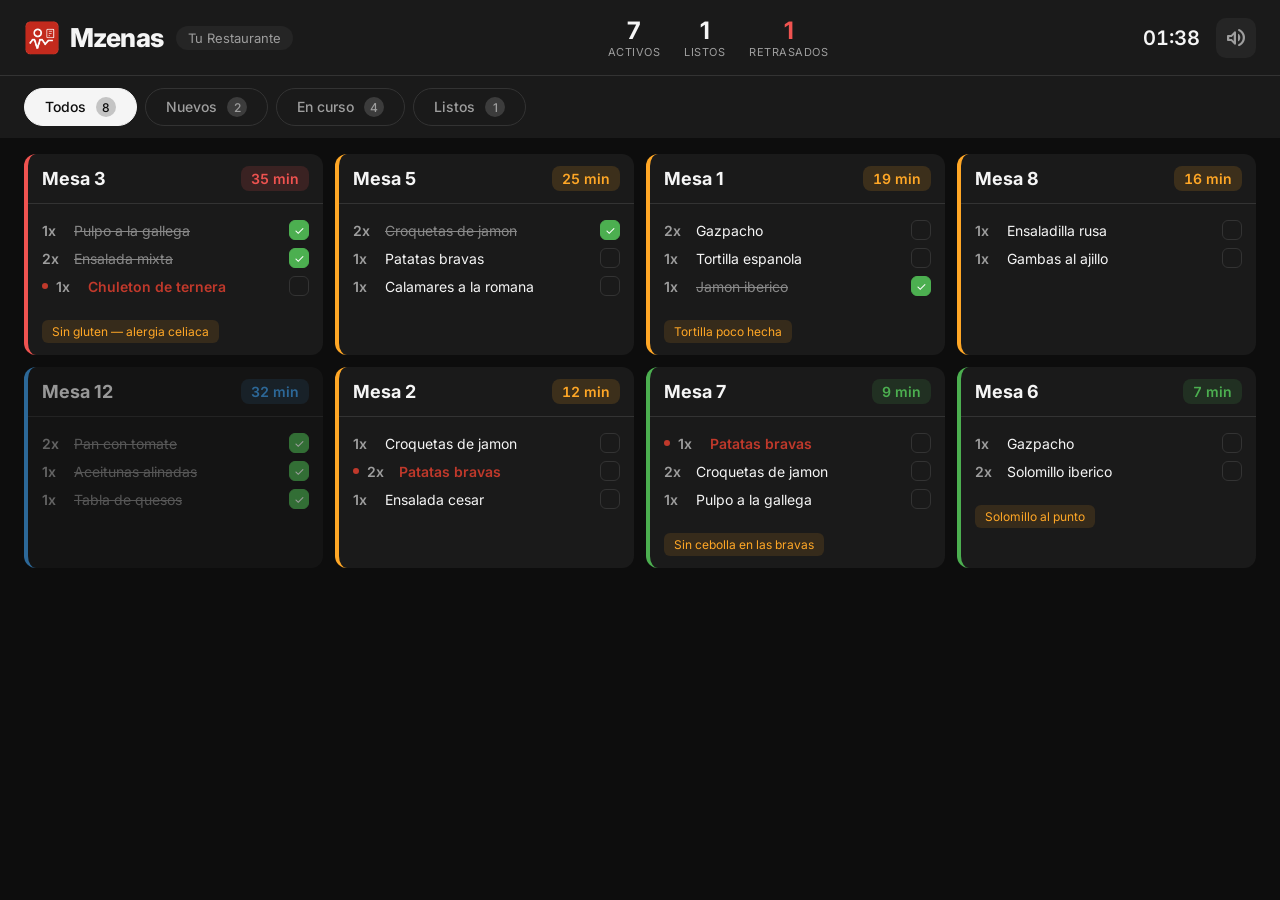
<file: restaurant-kitchen/index.html>
<!DOCTYPE html>
<html lang="es">
<head>
<meta charset="UTF-8">
<meta name="viewport" content="width=device-width, initial-scale=1.0">
<link rel="icon" type="image/png" href="/assets/mzenas-favicon.png?v=4">
<link rel="shortcut icon" href="/favicon.ico?v=4">
<link rel="apple-touch-icon" href="/assets/mzenas-app-icon.png?v=4">
<meta name="theme-color" content="#C0392B">
<title>Mzenas — KDS · Tu Restaurante</title>
<link rel="preconnect" href="https://fonts.googleapis.com">
<link rel="preconnect" href="https://fonts.gstatic.com" crossorigin>
<link href="https://fonts.googleapis.com/css2?family=Inter:wght@400;500;600;700&display=swap" rel="stylesheet">
<style>
*, *::before, *::after { box-sizing: border-box; margin: 0; padding: 0; }

@font-face {
  font-family: 'Material Symbols Rounded';
  font-style: normal;
  font-weight: 400;
  font-display: block;
  src: url(/assets/material-symbols-rounded.woff2) format('woff2');
}

.material-symbols-rounded {
  font-family: 'Material Symbols Rounded';
  font-weight: normal;
  font-style: normal;
  font-size: 24px;
  line-height: 1;
  letter-spacing: normal;
  text-transform: none;
  display: inline-block;
  white-space: nowrap;
  word-wrap: normal;
  direction: ltr;
  -webkit-font-smoothing: antialiased;
  -moz-osx-font-smoothing: grayscale;
  text-rendering: optimizeLegibility;
  font-feature-settings: 'liga';
}

:root {
  --primary: #1A1A1A;
  --accent: #C0392B;
  --accent-light: #F5D0C3;
  --bg: #0D0D0D;
  --surface: #1A1A1A;
  --surface-2: #252525;
  --text-primary: #F5F5F5;
  --text-secondary: #9E9E9E;
  --success: #4CAF50;
  --warning: #FFA726;
  --error: #EF5350;
  --border: #333333;
  --font: 'Inter', -apple-system, system-ui, sans-serif;
  --ease: cubic-bezier(0.4, 0, 0.2, 1);
}

html, body {
  font-family: var(--font);
  background: var(--bg);
  color: var(--text-primary);
  height: 100%; overflow: hidden;
  -webkit-font-smoothing: antialiased;
}

.kds-layout {
  display: flex;
  flex-direction: column;
  height: 100vh;
}

/* Top Bar */
.kds-header {
  display: flex;
  align-items: center;
  justify-content: space-between;
  padding: 16px 24px;
  background: var(--surface);
  border-bottom: 1px solid var(--border);
  flex-shrink: 0;
}

.kds-header .left {
  display: flex; align-items: center; gap: 12px;
}

.kds-header .logo {
  font-size: 20px; font-weight: 700;
  letter-spacing: -0.3px;
}

.mz-mark {
  display: inline-flex;
  align-items: center;
  gap: 10px;
}
.mz-mark img { width: 36px; height: 36px; display: block; flex-shrink: 0; }
.mz-wordmark {
  font-size: 26px;
  font-weight: 800;
  letter-spacing: -0.02em;
  line-height: 1;
  color: var(--text-primary);
}

.kds-header .restaurant-tag {
  padding: 4px 12px;
  border-radius: 999px;
  background: var(--surface-2);
  font-size: 13px;
  color: var(--text-secondary);
}

.kds-header .center {
  display: flex; align-items: center; gap: 24px;
}

.kds-header .stat {
  text-align: center;
}

.kds-header .stat .num {
  font-size: 24px; font-weight: 700;
}

.kds-header .stat .label {
  font-size: 11px;
  color: var(--text-secondary);
  text-transform: uppercase;
  letter-spacing: 0.5px;
}

.kds-header .right {
  display: flex; align-items: center; gap: 16px;
}

.kds-header .clock {
  font-size: 20px; font-weight: 600;
  font-variant-numeric: tabular-nums;
}

.kds-header .sound-btn {
  width: 40px; height: 40px;
  border-radius: 10px;
  background: var(--surface-2);
  border: none;
  color: var(--text-secondary);
  display: flex; align-items: center; justify-content: center;
  cursor: pointer;
}

/* Filter Tabs */
.filter-bar {
  display: flex;
  gap: 8px;
  padding: 12px 24px;
  background: var(--surface);
  flex-shrink: 0;
}

.filter-tab {
  padding: 8px 20px;
  border-radius: 999px;
  border: 1px solid var(--border);
  background: transparent;
  color: var(--text-secondary);
  font-family: var(--font);
  font-size: 14px;
  font-weight: 500;
  cursor: pointer;
  transition: all 150ms;
}

.filter-tab.active {
  background: var(--text-primary);
  color: var(--bg);
  border-color: var(--text-primary);
}

.filter-tab .count {
  display: inline-flex;
  align-items: center;
  justify-content: center;
  min-width: 20px; height: 20px;
  border-radius: 999px;
  background: rgba(255,255,255,0.15);
  font-size: 12px;
  margin-left: 6px;
  padding: 0 6px;
}

.filter-tab.active .count {
  background: rgba(0,0,0,0.2);
}

/* Ticket Grid */
.tickets-grid {
  flex: 1;
  overflow-y: auto;
  padding: 16px 24px;
  display: grid;
  grid-template-columns: repeat(auto-fill, minmax(280px, 1fr));
  gap: 12px;
  align-content: start;
}

.tickets-grid::-webkit-scrollbar { width: 6px; }
.tickets-grid::-webkit-scrollbar-track { background: transparent; }
.tickets-grid::-webkit-scrollbar-thumb { background: var(--border); border-radius: 3px; }

/* Ticket Card */
.ticket {
  background: var(--surface);
  border-radius: 12px;
  border-left: 4px solid var(--success);
  overflow: hidden;
  cursor: pointer;
  transition: all 200ms var(--ease);
}

.ticket:hover { transform: translateY(-2px); box-shadow: 0 4px 16px rgba(0,0,0,0.3); }
.ticket:active { transform: scale(0.98); }

.ticket.status-new { border-left-color: var(--success); }
.ticket.status-progress { border-left-color: var(--warning); }
.ticket.status-late { border-left-color: var(--error); }
.ticket.status-ready { border-left-color: #42A5F5; opacity: 0.6; }

.ticket-header {
  display: flex;
  align-items: center;
  justify-content: space-between;
  padding: 12px 14px;
  border-bottom: 1px solid var(--border);
}

.ticket-header .table-num {
  font-size: 18px; font-weight: 700;
}

.ticket-header .timer {
  font-size: 14px;
  font-weight: 600;
  font-variant-numeric: tabular-nums;
  padding: 4px 10px;
  border-radius: 8px;
}

.ticket.status-new .timer { background: rgba(76,175,80,0.15); color: var(--success); }
.ticket.status-progress .timer { background: rgba(255,167,38,0.15); color: var(--warning); }
.ticket.status-late .timer { background: rgba(239,83,80,0.15); color: var(--error); }
.ticket.status-ready .timer { background: rgba(66,165,245,0.15); color: #42A5F5; }

.ticket-header .order-time {
  font-size: 12px;
  color: var(--text-secondary);
}

.ticket-body { padding: 12px 14px; }

.ticket-item {
  display: flex;
  align-items: center;
  gap: 8px;
  padding: 4px 0;
  font-size: 14px;
}

.ticket-item .qty {
  font-weight: 600;
  color: var(--text-secondary);
  min-width: 24px;
}

.ticket-item .item-name { flex: 1; }

.ticket-item.priority {
  color: var(--accent);
  font-weight: 600;
}

.ticket-item.priority::before {
  content: '';
  width: 6px; height: 6px;
  border-radius: 999px;
  background: var(--accent);
  flex-shrink: 0;
}

.ticket-item .check {
  width: 20px; height: 20px;
  border-radius: 6px;
  border: 1.5px solid var(--border);
  display: flex; align-items: center; justify-content: center;
  flex-shrink: 0;
  transition: all 150ms;
}

.ticket-item.done .check {
  background: var(--success);
  border-color: var(--success);
}

.ticket-item.done .check::after {
  content: '✓';
  color: white;
  font-size: 12px;
}

.ticket-item.done .item-name {
  text-decoration: line-through;
  opacity: 0.5;
}

.ticket-footer {
  padding: 8px 14px 12px;
  display: flex;
  gap: 8px;
}

.ticket-footer .special {
  font-size: 12px;
  padding: 4px 10px;
  border-radius: 6px;
  background: rgba(255,167,38,0.12);
  color: var(--warning);
}

/* Slide-Over Panel */
.panel-overlay {
  position: fixed;
  inset: 0;
  background: rgba(0,0,0,0.5);
  z-index: 100;
  opacity: 0;
  pointer-events: none;
  transition: opacity 300ms;
}

.panel-overlay.show { opacity: 1; pointer-events: auto; }

.detail-panel {
  position: fixed;
  top: 0; right: 0; bottom: 0;
  width: 420px;
  background: var(--surface);
  border-left: 1px solid var(--border);
  z-index: 101;
  transform: translateX(100%);
  transition: transform 300ms var(--ease);
  display: flex;
  flex-direction: column;
  overflow-y: auto;
}

.detail-panel.show { transform: translateX(0); }

.panel-header {
  display: flex;
  align-items: center;
  justify-content: space-between;
  padding: 20px 24px;
  border-bottom: 1px solid var(--border);
  flex-shrink: 0;
}

.panel-header h2 { font-size: 20px; font-weight: 700; }

.panel-close {
  width: 36px; height: 36px;
  border-radius: 10px;
  background: var(--surface-2);
  border: none;
  color: var(--text-secondary);
  display: flex; align-items: center; justify-content: center;
  cursor: pointer;
}

.panel-meta {
  padding: 16px 24px;
  display: flex;
  gap: 16px;
  flex-shrink: 0;
}

.panel-meta-item {
  display: flex;
  align-items: center;
  gap: 6px;
  font-size: 14px;
  color: var(--text-secondary);
}

.panel-meta-item .material-symbols-rounded { font-size: 18px; }

.panel-items {
  padding: 0 24px;
  flex: 1;
}

.panel-item {
  display: flex;
  align-items: center;
  gap: 12px;
  padding: 14px 0;
  border-bottom: 1px solid var(--border);
  cursor: pointer;
  transition: opacity 200ms;
}

.panel-item:last-child { border-bottom: none; }

.panel-item .pi-check {
  width: 28px; height: 28px;
  border-radius: 8px;
  border: 2px solid var(--border);
  display: flex; align-items: center; justify-content: center;
  flex-shrink: 0;
  transition: all 200ms;
}

.panel-item.checked .pi-check {
  background: var(--success);
  border-color: var(--success);
}

.panel-item.checked .pi-check .material-symbols-rounded { color: white; font-size: 18px; }
.panel-item.checked .pi-info { opacity: 0.4; text-decoration: line-through; }

.panel-item .pi-info { flex: 1; }
.panel-item .pi-name { font-size: 15px; font-weight: 500; }
.panel-item .pi-qty { font-size: 13px; color: var(--text-secondary); }

.panel-item.priority-item { background: rgba(224,120,86,0.08); margin: 0 -24px; padding: 14px 24px; border-radius: 8px; }
.panel-item.priority-item .pi-name { color: var(--accent); }

.panel-special {
  margin: 16px 24px;
  padding: 12px 16px;
  border-radius: 10px;
  background: rgba(255,167,38,0.1);
  border-left: 3px solid var(--warning);
  flex-shrink: 0;
}

.panel-special .label {
  font-size: 12px;
  font-weight: 600;
  color: var(--warning);
  text-transform: uppercase;
  letter-spacing: 0.5px;
  margin-bottom: 4px;
}

.panel-special .text { font-size: 14px; color: var(--text-primary); }

.panel-actions {
  padding: 20px 24px;
  display: flex;
  gap: 10px;
  border-top: 1px solid var(--border);
  flex-shrink: 0;
}

.panel-btn {
  flex: 1;
  padding: 14px;
  border-radius: 10px;
  border: none;
  font-family: var(--font);
  font-size: 14px;
  font-weight: 600;
  cursor: pointer;
  display: flex;
  align-items: center;
  justify-content: center;
  gap: 6px;
  transition: all 150ms;
}

.panel-btn-primary {
  background: var(--success);
  color: white;
}

.panel-btn-primary:hover { opacity: 0.9; }
.panel-btn-primary:active { transform: scale(0.98); }

.panel-btn-secondary {
  background: var(--surface-2);
  color: var(--text-primary);
}

/* Toast */
.kds-toast {
  position: fixed;
  bottom: 24px; left: 50%;
  transform: translateX(-50%) translateY(80px);
  background: var(--text-primary);
  color: var(--bg);
  padding: 14px 24px;
  border-radius: 12px;
  font-size: 14px; font-weight: 500;
  z-index: 200;
  opacity: 0;
  transition: all 300ms var(--ease);
  display: flex; align-items: center; gap: 8px;
}

.kds-toast.show { transform: translateX(-50%) translateY(0); opacity: 1; }
.kds-toast .material-symbols-rounded { font-size: 20px; }

/* New order animation */
@keyframes slide-in-bounce {
  0% { transform: translateY(-40px); opacity: 0; }
  60% { transform: translateY(6px); opacity: 1; }
  100% { transform: translateY(0); opacity: 1; }
}

.ticket.new-arrival { animation: slide-in-bounce 500ms var(--ease) both; }

@keyframes glow-pulse {
  0%, 100% { box-shadow: 0 0 0 0 rgba(76,175,80,0.3); }
  50% { box-shadow: 0 0 0 8px rgba(76,175,80,0); }
}

.ticket.status-new { animation: glow-pulse 2s ease-in-out 3; }
.ticket.new-arrival.status-new { animation: slide-in-bounce 500ms var(--ease) both, glow-pulse 2s ease-in-out 1s 3; }
</style>
</head>
<body>

<div class="kds-layout">
  <div class="kds-header">
    <div class="left">
      <span class="mz-mark"><img src="/assets/mzenas-favicon.png" alt="" aria-hidden="true"><span class="mz-wordmark">Mzenas</span></span>
      <span class="restaurant-tag">Tu Restaurante</span>
    </div>
    <div class="center">
      <div class="stat">
        <div class="num" id="activeCount">8</div>
        <div class="label">Activos</div>
      </div>
      <div class="stat">
        <div class="num" id="readyCount">3</div>
        <div class="label">Listos</div>
      </div>
      <div class="stat">
        <div class="num" style="color: var(--error)" id="lateCount">1</div>
        <div class="label">Retrasados</div>
      </div>
    </div>
    <div class="right">
      <span class="clock" id="clock">13:47</span>
      <button class="sound-btn"><span class="material-symbols-rounded">volume_up</span></button>
    </div>
  </div>

  <div class="filter-bar">
    <button class="filter-tab active" onclick="filterTickets(this, 'all')">Todos <span class="count" id="countAll">8</span></button>
    <button class="filter-tab" onclick="filterTickets(this, 'new')">Nuevos <span class="count" id="countNew">3</span></button>
    <button class="filter-tab" onclick="filterTickets(this, 'progress')">En curso <span class="count" id="countProgress">4</span></button>
    <button class="filter-tab" onclick="filterTickets(this, 'ready')">Listos <span class="count" id="countReady">1</span></button>
  </div>

  <div class="tickets-grid" id="ticketsGrid"></div>
</div>

<div class="panel-overlay" id="panelOverlay" onclick="closePanel()"></div>

<div class="detail-panel" id="detailPanel">
  <div class="panel-header">
    <h2 id="panelTitle">Mesa 7</h2>
    <button class="panel-close" onclick="closePanel()"><span class="material-symbols-rounded">close</span></button>
  </div>
  <div class="panel-meta" id="panelMeta"></div>
  <div class="panel-items" id="panelItems"></div>
  <div id="panelSpecial"></div>
  <div class="panel-actions">
    <button class="panel-btn panel-btn-secondary" onclick="notifyCustomer()">
      <span class="material-symbols-rounded">notifications</span> Notificar
    </button>
    <button class="panel-btn panel-btn-primary" id="markReadyBtn" onclick="markOrderReady()">
      <span class="material-symbols-rounded">check_circle</span> Marcar como listo
    </button>
  </div>
</div>

<div class="kds-toast" id="kdsToast">
  <span class="material-symbols-rounded">check_circle</span>
  <span id="kdsToastText"></span>
</div>

<script>
const ORDERS = [
  {
    id: 1, table: 'Mesa 3', time: '13:12', status: 'late', elapsed: 35,
    items: [
      { name: 'Pulpo a la gallega', qty: 1, done: true },
      { name: 'Ensalada mixta', qty: 2, done: true },
      { name: 'Chuleton de ternera', qty: 1, done: false, priority: true }
    ],
    special: 'Sin gluten — alergia celiaca'
  },
  {
    id: 2, table: 'Mesa 5', time: '13:22', status: 'progress', elapsed: 25,
    items: [
      { name: 'Croquetas de jamon', qty: 2, done: true },
      { name: 'Patatas bravas', qty: 1, done: false },
      { name: 'Calamares a la romana', qty: 1, done: false }
    ],
    special: null
  },
  {
    id: 3, table: 'Mesa 1', time: '13:28', status: 'progress', elapsed: 19,
    items: [
      { name: 'Gazpacho', qty: 2, done: false },
      { name: 'Tortilla espanola', qty: 1, done: false },
      { name: 'Jamon iberico', qty: 1, done: true }
    ],
    special: 'Tortilla poco hecha'
  },
  {
    id: 4, table: 'Mesa 8', time: '13:31', status: 'progress', elapsed: 16,
    items: [
      { name: 'Ensaladilla rusa', qty: 1, done: false },
      { name: 'Gambas al ajillo', qty: 1, done: false }
    ],
    special: null
  },
  {
    id: 5, table: 'Mesa 12', time: '13:15', status: 'ready', elapsed: 32,
    items: [
      { name: 'Pan con tomate', qty: 2, done: true },
      { name: 'Aceitunas alinadas', qty: 1, done: true },
      { name: 'Tabla de quesos', qty: 1, done: true }
    ],
    special: null
  },
  {
    id: 6, table: 'Mesa 2', time: '13:35', status: 'progress', elapsed: 12,
    items: [
      { name: 'Croquetas de jamon', qty: 1, done: false },
      { name: 'Patatas bravas', qty: 2, done: false, priority: true },
      { name: 'Ensalada cesar', qty: 1, done: false }
    ],
    special: null
  },
  {
    id: 7, table: 'Mesa 7', time: '13:38', status: 'new', elapsed: 9,
    items: [
      { name: 'Patatas bravas', qty: 1, done: false, priority: true },
      { name: 'Croquetas de jamon', qty: 2, done: false },
      { name: 'Pulpo a la gallega', qty: 1, done: false }
    ],
    special: 'Sin cebolla en las bravas'
  },
  {
    id: 8, table: 'Mesa 6', time: '13:40', status: 'new', elapsed: 7,
    items: [
      { name: 'Gazpacho', qty: 1, done: false },
      { name: 'Solomillo iberico', qty: 2, done: false }
    ],
    special: 'Solomillo al punto'
  }
];

let currentFilter = 'all';
let selectedOrder = null;

function renderTickets() {
  const grid = document.getElementById('ticketsGrid');
  const filtered = currentFilter === 'all'
    ? ORDERS
    : ORDERS.filter(o => {
        if (currentFilter === 'new') return o.status === 'new';
        if (currentFilter === 'progress') return o.status === 'progress';
        if (currentFilter === 'ready') return o.status === 'ready';
        return true;
      });

  grid.innerHTML = filtered.map(order => `
    <div class="ticket status-${order.status}" onclick="openPanel(${order.id})" data-id="${order.id}">
      <div class="ticket-header">
        <span class="table-num">${order.table}</span>
        <span class="timer" id="timer-${order.id}">${order.elapsed} min</span>
      </div>
      <div class="ticket-body">
        ${order.items.map(item => `
          <div class="ticket-item ${item.done ? 'done' : ''} ${item.priority ? 'priority' : ''}">
            <span class="qty">${item.qty}x</span>
            <span class="item-name">${item.name}</span>
            <span class="check"></span>
          </div>
        `).join('')}
      </div>
      ${order.special ? `<div class="ticket-footer"><span class="special">${order.special}</span></div>` : ''}
    </div>
  `).join('');

  updateCounts();
}

function updateCounts() {
  document.getElementById('countAll').textContent = ORDERS.length;
  document.getElementById('countNew').textContent = ORDERS.filter(o => o.status === 'new').length;
  document.getElementById('countProgress').textContent = ORDERS.filter(o => o.status === 'progress').length;
  document.getElementById('countReady').textContent = ORDERS.filter(o => o.status === 'ready').length;
  document.getElementById('activeCount').textContent = ORDERS.filter(o => o.status !== 'ready').length;
  document.getElementById('readyCount').textContent = ORDERS.filter(o => o.status === 'ready').length;
  document.getElementById('lateCount').textContent = ORDERS.filter(o => o.status === 'late').length;
}

function filterTickets(btn, filter) {
  document.querySelectorAll('.filter-tab').forEach(t => t.classList.remove('active'));
  btn.classList.add('active');
  currentFilter = filter;
  renderTickets();
}

function openPanel(orderId) {
  const order = ORDERS.find(o => o.id === orderId);
  if (!order) return;
  selectedOrder = order;

  document.getElementById('panelTitle').textContent = order.table;
  document.getElementById('panelMeta').innerHTML = `
    <div class="panel-meta-item"><span class="material-symbols-rounded">schedule</span> ${order.time}</div>
    <div class="panel-meta-item"><span class="material-symbols-rounded">timer</span> ${order.elapsed} min</div>
    <div class="panel-meta-item"><span class="material-symbols-rounded">restaurant</span> ${order.items.length} platos</div>
  `;

  document.getElementById('panelItems').innerHTML = order.items.map((item, idx) => `
    <div class="panel-item ${item.done ? 'checked' : ''} ${item.priority ? 'priority-item' : ''}" onclick="togglePanelItem(${orderId}, ${idx})">
      <div class="pi-check">${item.done ? '<span class="material-symbols-rounded">check</span>' : ''}</div>
      <div class="pi-info">
        <div class="pi-name">${item.name}</div>
        <div class="pi-qty">${item.qty}x${item.priority ? ' · Prioridad' : ''}</div>
      </div>
    </div>
  `).join('');

  document.getElementById('panelSpecial').innerHTML = order.special
    ? `<div class="panel-special"><div class="label">Notas del cliente</div><div class="text">${order.special}</div></div>`
    : '';

  const allDone = order.items.every(i => i.done);
  document.getElementById('markReadyBtn').style.opacity = allDone ? '1' : '0.5';

  document.getElementById('panelOverlay').classList.add('show');
  document.getElementById('detailPanel').classList.add('show');
}

function closePanel() {
  document.getElementById('panelOverlay').classList.remove('show');
  document.getElementById('detailPanel').classList.remove('show');
  selectedOrder = null;
}

function togglePanelItem(orderId, itemIdx) {
  const order = ORDERS.find(o => o.id === orderId);
  if (!order) return;
  order.items[itemIdx].done = !order.items[itemIdx].done;
  openPanel(orderId);
  renderTickets();
}

function markOrderReady() {
  if (!selectedOrder) return;
  const allDone = selectedOrder.items.every(i => i.done);
  if (!allDone) {
    selectedOrder.items.forEach(i => i.done = true);
  }
  selectedOrder.status = 'ready';
  closePanel();
  renderTickets();
  showKdsToast(`${selectedOrder.table} marcado como listo`);
}

function notifyCustomer() {
  if (!selectedOrder) return;
  showKdsToast(`Notificacion enviada a ${selectedOrder.table}`);
}

function showKdsToast(msg) {
  const toast = document.getElementById('kdsToast');
  document.getElementById('kdsToastText').textContent = msg;
  toast.classList.add('show');
  setTimeout(() => toast.classList.remove('show'), 2500);
}

function updateClock() {
  const now = new Date();
  const h = String(now.getHours()).padStart(2, '0');
  const m = String(now.getMinutes()).padStart(2, '0');
  document.getElementById('clock').textContent = `${h}:${m}`;
}

function startTimers() {
  setInterval(() => {
    ORDERS.forEach(order => {
      if (order.status === 'ready') return;
      order.elapsed++;
      const timerEl = document.getElementById(`timer-${order.id}`);
      if (timerEl) timerEl.textContent = `${order.elapsed} min`;

      if (order.status === 'new' && order.elapsed >= 10) order.status = 'progress';
      if (order.status === 'progress' && order.elapsed >= 25) order.status = 'late';
    });
    renderTickets();
  }, 60000);
}

function addNewOrder() {
  const newOrder = {
    id: ORDERS.length + 1,
    table: 'Mesa 10',
    time: new Date().getHours().toString().padStart(2, '0') + ':' + new Date().getMinutes().toString().padStart(2, '0'),
    status: 'new',
    elapsed: 0,
    items: [
      { name: 'Aceitunas alinadas', qty: 1, done: false },
      { name: 'Patatas bravas', qty: 2, done: false, priority: true },
      { name: 'Croquetas de jamon', qty: 1, done: false },
      { name: 'Ensalada mixta', qty: 1, done: false }
    ],
    special: 'Alioli extra en las bravas'
  };
  ORDERS.push(newOrder);
  renderTickets();

  setTimeout(() => {
    const el = document.querySelector(`[data-id="${newOrder.id}"]`);
    if (el) el.classList.add('new-arrival');
  }, 50);

  showKdsToast('Nuevo pedido — Mesa 10');
}

renderTickets();
updateClock();
setInterval(updateClock, 30000);
startTimers();
setTimeout(addNewOrder, 3000);

// Dev hook: ?view=order&id=<n> opens the order detail panel on load for screenshot/testing.
(function applyInitialView() {
  const params = new URLSearchParams(location.search);
  if (params.get('view') === 'order') {
    const id = parseInt(params.get('id') || '', 10);
    const target = ORDERS.find(o => o.id === id) || ORDERS[0];
    if (target) openPanel(target.id);
  }
})();
</script>
</body>
</html>
</file>
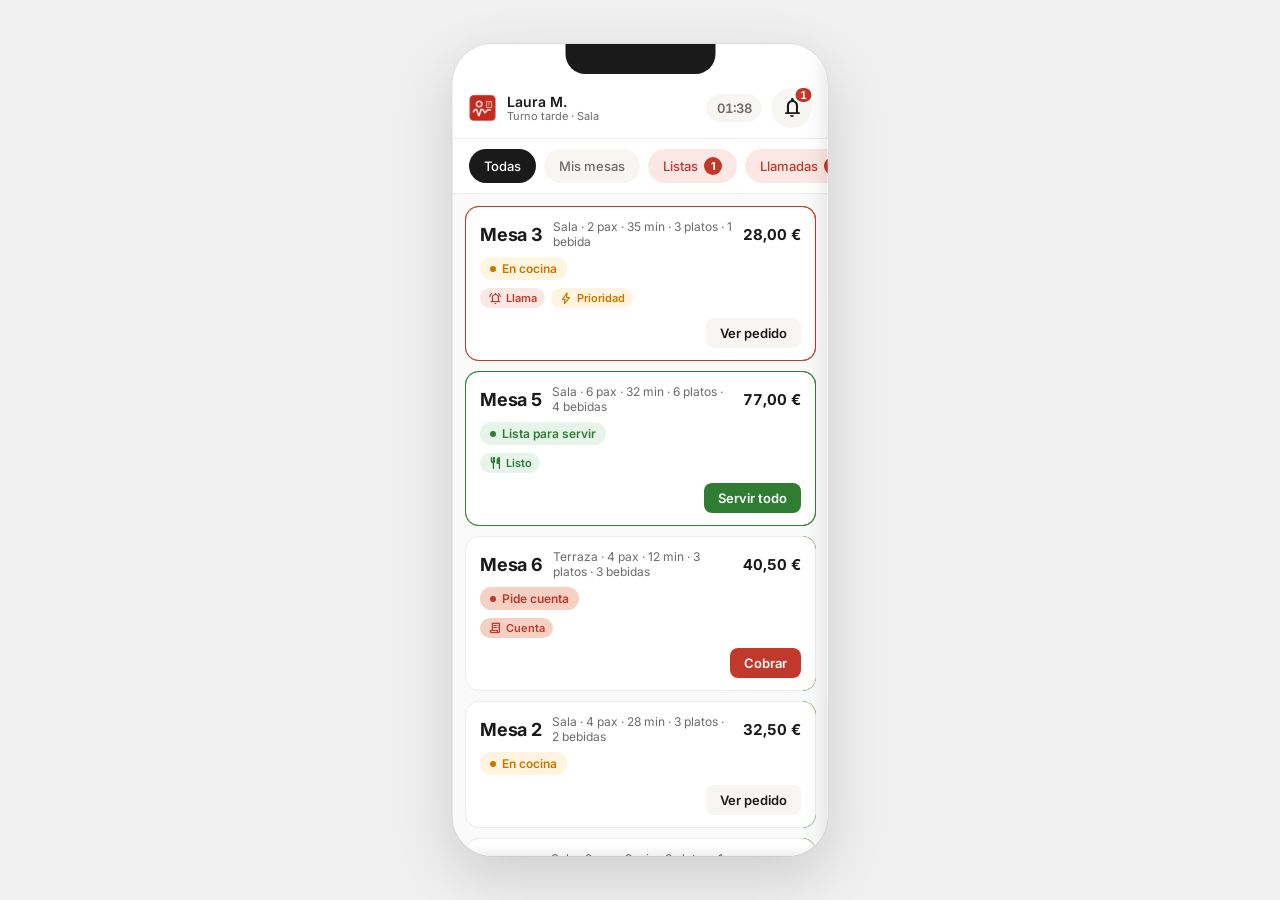
<file: waiter/index.html>
<!DOCTYPE html>
<html lang="es">
<head>
<meta charset="UTF-8">
<meta name="viewport" content="width=device-width, initial-scale=1.0, maximum-scale=1.0, user-scalable=no">
<link rel="icon" type="image/png" href="/assets/mzenas-favicon.png?v=4">
<link rel="shortcut icon" href="/favicon.ico?v=4">
<link rel="apple-touch-icon" href="/assets/mzenas-app-icon.png?v=4">
<meta name="theme-color" content="#C0392B">
<title>Mzenas — Camarero · Tu Restaurante</title>
<link rel="preconnect" href="https://fonts.googleapis.com">
<link rel="preconnect" href="https://fonts.gstatic.com" crossorigin>
<link href="https://fonts.googleapis.com/css2?family=Inter:wght@400;500;600;700&display=swap" rel="stylesheet">
<style>
*, *::before, *::after { box-sizing: border-box; margin: 0; padding: 0; }

@font-face {
  font-family: 'Material Symbols Rounded';
  font-style: normal;
  font-weight: 400;
  font-display: block;
  src: url(/assets/material-symbols-rounded.woff2) format('woff2');
}
.material-symbols-rounded {
  font-family: 'Material Symbols Rounded';
  font-weight: normal; font-style: normal;
  font-size: 22px; line-height: 1;
  display: inline-block; white-space: nowrap;
  -webkit-font-smoothing: antialiased;
  font-feature-settings: 'liga';
}

:root {
  --primary: #1A1A1A;
  --accent: #C0392B;
  --accent-light: #F5D0C3;
  --bg: #FFFFFF;
  --surface: #F8F6F3;
  --surface-2: #F0ECE8;
  --text-primary: #1A1A1A;
  --text-secondary: #6B6B6B;
  --text-muted: #9A9A9A;
  --success: #2E7D32;
  --success-light: #E6F4EA;
  --warning: #C77700;
  --warning-light: #FFF4DF;
  --error: #C0392B;
  --error-light: #FBE7E3;
  --info: #1565C0;
  --info-light: #E3F0FB;
  --border: #E8E4DF;
  --border-light: #F0ECE8;
  --font: 'Inter', -apple-system, BlinkMacSystemFont, system-ui, sans-serif;
  --ease: cubic-bezier(0.4, 0, 0.2, 1);
  --duration: 300ms;
  --shadow-sm: 0 1px 3px rgba(0,0,0,0.08);
  --shadow-md: 0 4px 12px rgba(0,0,0,0.1);
  --shadow-lg: 0 8px 24px rgba(0,0,0,0.14);
}

html, body {
  font-family: var(--font);
  background: #F0F0F0;
  color: var(--text-primary);
  height: 100%; overflow: hidden;
  -webkit-font-smoothing: antialiased;
}

/* Phone-first frame: lifted verbatim from customer-flow.html so the waiter
   view renders inside the same iPhone shell on desktop demos and fills the
   viewport on real devices. */
.device-frame {
  position: fixed;
  top: 50%; left: 50%;
  transform: translate(-50%, -50%);
  width: 375px; height: 812px;
  background: var(--bg);
  border-radius: 40px;
  box-shadow: 0 20px 60px rgba(0,0,0,0.15), 0 0 0 1px rgba(0,0,0,0.05);
  overflow: hidden;
  display: flex; flex-direction: column;
}
.device-frame::before {
  content: ''; position: absolute;
  top: 0; left: 50%;
  transform: translateX(-50%);
  width: 150px; height: 30px;
  background: var(--primary);
  border-radius: 0 0 20px 20px;
  z-index: 1000;
}
@media (max-width: 500px) {
  html, body { background: var(--bg); }
  .device-frame {
    top: 0; left: 0;
    transform: none;
    width: 100%; height: 100%;
    border-radius: 0; box-shadow: none;
  }
  .device-frame::before { display: none; }
}

/* =============== TOP BAR =============== */
.top-bar {
  display: flex; align-items: center; gap: 10px;
  padding: 44px 16px 10px;
  background: var(--bg);
  border-bottom: 1px solid var(--border-light);
  flex-shrink: 0;
}
.top-bar .mz { display: flex; align-items: center; gap: 8px; }
.top-bar .mz img { width: 28px; height: 28px; display: block; }
.top-bar .waiter {
  display: flex; flex-direction: column;
  line-height: 1.1; flex: 1;
}
.top-bar .waiter-name { font-size: 14px; font-weight: 600; }
.top-bar .waiter-shift { font-size: 11px; color: var(--text-secondary); }
.top-bar .clock {
  font-variant-numeric: tabular-nums;
  font-size: 13px; font-weight: 600;
  color: var(--text-secondary);
  padding: 6px 10px; background: var(--surface);
  border-radius: 20px;
}
.top-bar .bell {
  position: relative;
  width: 40px; height: 40px;
  display: flex; align-items: center; justify-content: center;
  background: var(--surface); border: none;
  border-radius: 50%; cursor: pointer;
  color: var(--text-primary);
  transition: background var(--duration) var(--ease);
}
.top-bar .bell:active { background: var(--surface-2); }
.top-bar .bell .badge {
  position: absolute;
  top: -2px; right: -2px;
  min-width: 18px; height: 18px;
  padding: 0 5px;
  background: var(--accent);
  color: #fff;
  border-radius: 9px;
  font-size: 11px; font-weight: 700;
  display: flex; align-items: center; justify-content: center;
  border: 2px solid var(--bg);
}
.top-bar .bell.has-alerts .material-symbols-rounded {
  animation: bell-shake 1.4s var(--ease) infinite;
}
@keyframes bell-shake {
  0%, 60%, 100% { transform: rotate(0); }
  65% { transform: rotate(-12deg); }
  75% { transform: rotate(10deg); }
  85% { transform: rotate(-6deg); }
  92% { transform: rotate(4deg); }
}

/* =============== FILTER CHIPS =============== */
.chips {
  display: flex; gap: 8px;
  padding: 10px 16px;
  overflow-x: auto;
  background: var(--bg);
  border-bottom: 1px solid var(--border-light);
  flex-shrink: 0;
  scrollbar-width: none;
}
.chips::-webkit-scrollbar { display: none; }
.chip {
  flex-shrink: 0;
  display: inline-flex; align-items: center; gap: 6px;
  padding: 7px 14px;
  background: var(--surface);
  border: 1px solid transparent;
  border-radius: 20px;
  font: inherit;
  font-size: 13px; font-weight: 500;
  color: var(--text-secondary);
  cursor: pointer;
  white-space: nowrap;
  transition: all var(--duration) var(--ease);
}
.chip.active {
  background: var(--primary);
  color: #fff;
}
.chip .chip-count {
  display: inline-flex; align-items: center; justify-content: center;
  min-width: 18px; height: 18px;
  padding: 0 5px;
  background: var(--accent);
  color: #fff;
  border-radius: 9px;
  font-size: 11px; font-weight: 700;
}
.chip.active .chip-count { background: #fff; color: var(--primary); }
.chip.urgent:not(.active) {
  background: var(--error-light);
  color: var(--error);
}
.chip.urgent:not(.active) .chip-count { background: var(--error); }
.chip.pulsing:not(.active) { animation: chip-pulse 1.6s var(--ease) infinite; }
@keyframes chip-pulse {
  0%, 100% { box-shadow: 0 0 0 0 rgba(192, 57, 43, 0.35); }
  50%      { box-shadow: 0 0 0 6px rgba(192, 57, 43, 0);    }
}

/* =============== TABLE LIST =============== */
.list {
  flex: 1;
  overflow-y: auto;
  padding: 12px 12px 96px;
  background: #FAFAFA;
  scrollbar-width: none;
}
.list::-webkit-scrollbar { display: none; }
.list-empty {
  padding: 48px 24px;
  text-align: center;
  color: var(--text-muted);
  font-size: 14px;
}

.tcard-wrap {
  position: relative;
  margin-bottom: 10px;
  border-radius: 14px;
  overflow: hidden;
  background: var(--surface-2);
}
/* Swipe reveal action. The card slides over these so the waiter sees the
   action underneath once they drag; implemented as two layers rather than
   real drag-to-delete because this is a demo and tapping is just as fast. */
.tcard-actions {
  position: absolute; inset: 0;
  display: flex; justify-content: flex-end;
  align-items: stretch;
}
.tcard-actions.left { justify-content: flex-start; }
.swipe-action {
  display: flex; align-items: center; justify-content: center;
  padding: 0 24px;
  font-size: 13px; font-weight: 600;
  color: #fff;
  gap: 6px;
}
.swipe-action.serve { background: var(--success); }
.swipe-action.kitchen { background: var(--info); }

.tcard {
  position: relative;
  background: var(--bg);
  border: 1px solid var(--border-light);
  border-radius: 14px;
  padding: 12px 14px;
  cursor: pointer;
  transition: transform var(--duration) var(--ease), box-shadow var(--duration) var(--ease);
  touch-action: pan-y;
}
.tcard:active { box-shadow: var(--shadow-md); }
.tcard.swiping { transition: none; }
.tcard.urgent {
  border-color: var(--error);
  box-shadow: 0 0 0 1px var(--error);
}
.tcard.ready {
  border-color: var(--success);
  box-shadow: 0 0 0 1px var(--success);
}
.tcard.calls .call-badge { animation: chip-pulse 1.6s var(--ease) infinite; }

.tcard-head {
  display: flex; align-items: center; gap: 10px;
}
.tcard-num {
  font-size: 18px; font-weight: 700;
  letter-spacing: -0.2px;
}
.tcard-meta {
  font-size: 12px; color: var(--text-secondary);
  flex: 1;
}
.tcard-total {
  font-size: 15px; font-weight: 700;
  font-variant-numeric: tabular-nums;
}
.tcard-total.muted { color: var(--text-muted); font-weight: 500; }

.tcard-state {
  display: inline-flex; align-items: center; gap: 6px;
  margin-top: 8px;
  padding: 4px 10px;
  border-radius: 20px;
  font-size: 12px; font-weight: 600;
}
.state-dot {
  width: 6px; height: 6px; border-radius: 50%;
  background: currentColor;
}
.state-nueva      { background: var(--info-light);    color: var(--info); }
.state-en-cocina  { background: var(--warning-light); color: var(--warning); }
.state-lista      { background: var(--success-light); color: var(--success); }
.state-servida    { background: var(--surface-2);     color: var(--text-secondary); }
.state-pide-cuenta{ background: var(--accent-light);  color: var(--accent); }
.state-pagada     { background: var(--surface-2);     color: var(--text-secondary); }
.state-libre      { background: var(--success-light); color: var(--success); }
.state-reservada  { background: var(--surface-2);     color: var(--text-secondary); }

.tcard-flags {
  display: flex; gap: 6px; flex-wrap: wrap;
  margin-top: 8px;
}
.flag {
  display: inline-flex; align-items: center; gap: 4px;
  padding: 3px 8px;
  border-radius: 12px;
  font-size: 11px; font-weight: 600;
}
.flag .material-symbols-rounded { font-size: 14px; }
.flag.call     { background: var(--error-light);   color: var(--error); }
.flag.priority { background: var(--warning-light); color: var(--warning); }
.flag.bill     { background: var(--accent-light);  color: var(--accent); }
.flag.ready    { background: var(--success-light); color: var(--success); }

.tcard-cta {
  margin-top: 10px;
  display: flex; justify-content: flex-end;
}
.btn-primary-sm, .btn-secondary-sm {
  padding: 7px 14px;
  border: none; border-radius: 8px;
  font: inherit;
  font-size: 13px; font-weight: 600;
  cursor: pointer;
  transition: background var(--duration) var(--ease);
}
.btn-primary-sm { background: var(--primary); color: #fff; }
.btn-primary-sm.accent { background: var(--accent); }
.btn-primary-sm.success { background: var(--success); }
.btn-secondary-sm {
  background: var(--surface);
  color: var(--text-primary);
}

/* =============== BOTTOM SHEET =============== */
.sheet-backdrop {
  position: absolute; inset: 0;
  background: rgba(0,0,0,0.45);
  opacity: 0;
  pointer-events: none;
  transition: opacity var(--duration) var(--ease);
  z-index: 20;
}
.sheet-backdrop.show { opacity: 1; pointer-events: auto; }

.sheet {
  position: absolute;
  left: 0; right: 0; bottom: 0;
  background: var(--bg);
  border-radius: 20px 20px 0 0;
  box-shadow: var(--shadow-lg);
  transform: translateY(100%);
  transition: transform var(--duration) var(--ease);
  z-index: 21;
  display: flex; flex-direction: column;
  max-height: 94%;
}
.sheet.show { transform: translateY(0); }
.sheet-handle {
  width: 40px; height: 4px;
  background: var(--border);
  border-radius: 2px;
  margin: 10px auto 4px;
  flex-shrink: 0;
}
.sheet-head {
  padding: 8px 16px 12px;
  border-bottom: 1px solid var(--border-light);
  flex-shrink: 0;
}
.sheet-head h2 {
  font-size: 18px; font-weight: 700;
  letter-spacing: -0.2px;
}
.sheet-head .sub {
  font-size: 12px; color: var(--text-secondary);
  margin-top: 2px;
}
.sheet-tabs {
  display: flex;
  border-bottom: 1px solid var(--border-light);
  flex-shrink: 0;
}
.sheet-tab {
  flex: 1;
  padding: 12px 8px;
  background: none; border: none;
  font: inherit;
  font-size: 13px; font-weight: 600;
  color: var(--text-secondary);
  cursor: pointer;
  border-bottom: 2px solid transparent;
  transition: all var(--duration) var(--ease);
}
.sheet-tab.active {
  color: var(--primary);
  border-bottom-color: var(--primary);
}
.sheet-body {
  flex: 1;
  overflow-y: auto;
  padding: 14px 16px 24px;
}
.sheet-body::-webkit-scrollbar { display: none; }

.course-group { margin-bottom: 18px; }
.course-title {
  font-size: 12px; font-weight: 700;
  text-transform: uppercase;
  letter-spacing: 0.5px;
  color: var(--text-muted);
  margin-bottom: 8px;
}
.item-row {
  display: flex; align-items: flex-start; gap: 10px;
  padding: 10px 0;
  border-bottom: 1px solid var(--border-light);
}
.item-row:last-child { border-bottom: none; }
.item-row.cancelled .item-name,
.item-row.cancelled .item-extras { text-decoration: line-through; color: var(--text-muted); }

.item-check {
  flex-shrink: 0;
  width: 22px; height: 22px;
  border: 2px solid var(--border);
  border-radius: 6px;
  display: flex; align-items: center; justify-content: center;
  background: var(--bg);
  cursor: pointer;
  transition: all var(--duration) var(--ease);
}
.item-check.on {
  background: var(--success);
  border-color: var(--success);
  color: #fff;
}
.item-check.on .material-symbols-rounded { font-size: 16px; }
.item-check .material-symbols-rounded { display: none; }
.item-check.on .material-symbols-rounded { display: inline-block; }
.item-check.disabled { opacity: 0.4; cursor: not-allowed; }

.item-body { flex: 1; min-width: 0; }
.item-name { font-size: 14px; font-weight: 600; }
.item-qty { color: var(--text-secondary); font-weight: 500; margin-right: 4px; }
.item-extras, .item-notes {
  font-size: 12px; color: var(--text-secondary);
  margin-top: 2px;
}
.item-notes { font-style: italic; }
.item-state-pill {
  display: inline-block;
  margin-top: 4px;
  padding: 2px 7px;
  border-radius: 10px;
  font-size: 10px; font-weight: 700;
  text-transform: uppercase;
  letter-spacing: 0.3px;
}
.item-state-pill.nueva     { background: var(--info-light);    color: var(--info); }
.item-state-pill.en-cocina { background: var(--warning-light); color: var(--warning); }
.item-state-pill.lista     { background: var(--success-light); color: var(--success); }
.item-state-pill.servida   { background: var(--surface-2);     color: var(--text-secondary); }
.item-state-pill.anulada   { background: var(--error-light);   color: var(--error); }

.item-price {
  font-size: 13px; font-weight: 600;
  font-variant-numeric: tabular-nums;
  color: var(--text-primary);
  flex-shrink: 0;
}
.item-trash {
  background: none; border: none;
  color: var(--text-muted); cursor: pointer;
  padding: 2px;
}
.item-trash:active { color: var(--error); }

.add-course-btn {
  width: 100%;
  padding: 12px;
  background: var(--surface);
  border: 1px dashed var(--border);
  border-radius: 10px;
  font: inherit;
  font-size: 14px; font-weight: 600;
  color: var(--text-primary);
  cursor: pointer;
  display: flex; align-items: center; justify-content: center; gap: 6px;
  transition: background var(--duration) var(--ease);
}
.add-course-btn:active { background: var(--surface-2); }

.serve-all-bar {
  position: sticky; bottom: 0;
  margin: 12px -16px -24px;
  padding: 12px 16px;
  background: linear-gradient(to top, var(--bg) 70%, rgba(255,255,255,0));
}
.serve-all-bar .btn-primary-sm { width: 100%; padding: 12px; font-size: 14px; }

/* Actions tab */
.action-grid {
  display: grid;
  grid-template-columns: 1fr 1fr;
  gap: 10px;
}
.action-btn {
  padding: 16px 10px;
  background: var(--surface);
  border: 1px solid var(--border-light);
  border-radius: 12px;
  font: inherit;
  font-size: 13px; font-weight: 600;
  color: var(--text-primary);
  cursor: pointer;
  display: flex; flex-direction: column; align-items: center; gap: 6px;
  text-align: center;
  transition: all var(--duration) var(--ease);
}
.action-btn:active { background: var(--surface-2); }
.action-btn.primary { background: var(--primary); color: #fff; border-color: var(--primary); }
.action-btn.accent  { background: var(--accent);  color: #fff; border-color: var(--accent); }
.action-btn.success { background: var(--success); color: #fff; border-color: var(--success); }
.action-btn[disabled] { opacity: 0.45; cursor: not-allowed; }
.action-btn .material-symbols-rounded { font-size: 24px; }

/* Cuenta tab */
.bill-row {
  display: flex; justify-content: space-between;
  padding: 6px 0;
  font-size: 13px;
}
.bill-row.total {
  font-size: 16px; font-weight: 700;
  border-top: 1px solid var(--border);
  margin-top: 8px; padding-top: 10px;
}
.tip-row {
  display: flex; gap: 8px;
  margin: 10px 0;
}
.tip-btn {
  flex: 1;
  padding: 8px;
  background: var(--surface); border: 1px solid var(--border-light);
  border-radius: 8px;
  font: inherit;
  font-size: 13px; font-weight: 600;
  cursor: pointer;
  transition: all var(--duration) var(--ease);
}
.tip-btn.active { background: var(--primary); color: #fff; border-color: var(--primary); }

/* =============== NOTIFICATIONS SHEET (right side) =============== */
.side-sheet {
  position: absolute;
  top: 0; right: 0; bottom: 0;
  width: 88%;
  background: var(--bg);
  box-shadow: var(--shadow-lg);
  transform: translateX(100%);
  transition: transform var(--duration) var(--ease);
  z-index: 21;
  display: flex; flex-direction: column;
}
.side-sheet.show { transform: translateX(0); }
.side-sheet-head {
  padding: 44px 16px 12px;
  border-bottom: 1px solid var(--border-light);
  display: flex; align-items: center; gap: 10px;
}
.side-sheet-head h2 {
  flex: 1;
  font-size: 17px; font-weight: 700;
}
.icon-btn {
  background: none; border: none;
  cursor: pointer;
  color: var(--text-primary);
  padding: 6px;
  display: flex; align-items: center; justify-content: center;
}

.ping {
  display: flex; gap: 10px;
  padding: 12px 16px;
  border-bottom: 1px solid var(--border-light);
  transition: background var(--duration) var(--ease);
}
.ping.ack { opacity: 0.5; }
.ping-icon {
  flex-shrink: 0;
  width: 36px; height: 36px;
  border-radius: 50%;
  display: flex; align-items: center; justify-content: center;
  background: var(--error-light); color: var(--error);
}
.ping-icon.bill { background: var(--accent-light); color: var(--accent); }
.ping-icon.need { background: var(--warning-light); color: var(--warning); }
.ping-body { flex: 1; min-width: 0; }
.ping-title { font-size: 14px; font-weight: 600; }
.ping-reason { font-size: 12px; color: var(--text-secondary); }
.ping-time { font-size: 11px; color: var(--text-muted); margin-top: 2px; }
.ping-actions { display: flex; gap: 6px; margin-top: 8px; }
.ping-actions button {
  padding: 5px 10px;
  border-radius: 8px;
  font: inherit;
  font-size: 12px; font-weight: 600;
  cursor: pointer;
  border: 1px solid var(--border);
  background: var(--surface);
}
.ping-actions .go { background: var(--primary); color: #fff; border-color: var(--primary); }

/* =============== ADD-ITEM PICKER =============== */
.picker {
  position: absolute;
  left: 0; right: 0; bottom: 0;
  max-height: 78%;
  background: var(--bg);
  border-radius: 20px 20px 0 0;
  box-shadow: var(--shadow-lg);
  transform: translateY(100%);
  transition: transform var(--duration) var(--ease);
  z-index: 23;
  display: flex; flex-direction: column;
}
.picker.show { transform: translateY(0); }
.picker-head {
  padding: 14px 16px 10px;
  border-bottom: 1px solid var(--border-light);
  display: flex; align-items: center; gap: 10px;
}
.picker-head h3 { font-size: 16px; font-weight: 700; flex: 1; }
.picker-cats {
  display: flex; gap: 6px;
  padding: 10px 16px;
  overflow-x: auto;
  border-bottom: 1px solid var(--border-light);
  scrollbar-width: none;
}
.picker-cats::-webkit-scrollbar { display: none; }
.picker-cats .chip { padding: 5px 12px; font-size: 12px; }
.picker-list {
  flex: 1; overflow-y: auto;
  padding: 8px 16px 24px;
}
.picker-list::-webkit-scrollbar { display: none; }
.picker-item {
  display: flex; align-items: center; gap: 10px;
  padding: 10px 0;
  border-bottom: 1px solid var(--border-light);
  cursor: pointer;
}
.picker-item .pn { flex: 1; font-size: 14px; font-weight: 600; }
.picker-item .pp { font-size: 13px; color: var(--text-secondary); font-variant-numeric: tabular-nums; }
.picker-item:active { background: var(--surface); }

/* =============== TOAST =============== */
.toast-stack {
  position: absolute;
  left: 16px; right: 16px; bottom: 16px;
  z-index: 40;
  display: flex; flex-direction: column; gap: 8px;
  pointer-events: none;
}
.toast {
  background: var(--primary);
  color: #fff;
  padding: 10px 14px;
  border-radius: 10px;
  font-size: 13px; font-weight: 500;
  box-shadow: var(--shadow-md);
  display: flex; align-items: center; gap: 8px;
  animation: toast-in 280ms var(--ease);
}
.toast.call { background: var(--accent); }
.toast.success { background: var(--success); }
@keyframes toast-in {
  from { transform: translateY(20px); opacity: 0; }
  to   { transform: translateY(0);    opacity: 1; }
}
.toast.fade-out { animation: toast-out 240ms var(--ease) forwards; }
@keyframes toast-out {
  to { transform: translateY(20px); opacity: 0; }
}

/* =============== MODAL (payment / transfer / note) =============== */
.modal-backdrop {
  position: absolute; inset: 0;
  background: rgba(0,0,0,0.5);
  opacity: 0; pointer-events: none;
  transition: opacity var(--duration) var(--ease);
  z-index: 30;
  display: flex; align-items: center; justify-content: center;
  padding: 20px;
}
.modal-backdrop.show { opacity: 1; pointer-events: auto; }
.modal {
  background: var(--bg);
  border-radius: 16px;
  padding: 18px;
  width: 100%;
  max-width: 340px;
  transform: scale(0.92);
  transition: transform var(--duration) var(--ease);
  box-shadow: var(--shadow-lg);
}
.modal-backdrop.show .modal { transform: scale(1); }
.modal h3 { font-size: 17px; font-weight: 700; margin-bottom: 10px; }
.modal .row { margin: 10px 0; }
.modal label { font-size: 12px; color: var(--text-secondary); display: block; margin-bottom: 4px; }
.modal input, .modal textarea, .modal select {
  width: 100%;
  padding: 10px;
  border: 1px solid var(--border);
  border-radius: 8px;
  font: inherit;
  font-size: 14px;
  background: var(--bg);
}
.modal textarea { min-height: 80px; resize: vertical; }
.modal-actions {
  display: flex; gap: 8px;
  margin-top: 14px;
}
.modal-actions button {
  flex: 1;
  padding: 10px;
  border: none; border-radius: 8px;
  font: inherit;
  font-size: 14px; font-weight: 600;
  cursor: pointer;
}
.modal-actions .cancel { background: var(--surface); color: var(--text-primary); }
.modal-actions .confirm { background: var(--primary); color: #fff; }
.modal-actions .confirm.accent { background: var(--accent); }
.pay-methods { display: grid; grid-template-columns: 1fr 1fr; gap: 8px; }
.pay-method {
  padding: 12px 8px;
  border: 1px solid var(--border);
  border-radius: 10px;
  background: var(--bg);
  font: inherit;
  font-size: 13px; font-weight: 600;
  cursor: pointer;
  display: flex; flex-direction: column; align-items: center; gap: 4px;
}
.pay-method.selected { border-color: var(--primary); background: var(--surface); }

</style>
</head>
<body>

<div class="device-frame">

  <!-- ========== TOP BAR ========== -->
  <header class="top-bar">
    <span class="mz"><img src="/assets/mzenas-favicon.png" alt=""></span>
    <div class="waiter">
      <span class="waiter-name">Laura M.</span>
      <span class="waiter-shift">Turno tarde · Sala</span>
    </div>
    <span class="clock" id="clock">--:--</span>
    <button class="bell" id="bellBtn" onclick="openNotifications()" aria-label="Avisos">
      <span class="material-symbols-rounded">notifications</span>
      <span class="badge" id="bellBadge" style="display:none">0</span>
    </button>
  </header>

  <!-- ========== FILTER CHIPS ========== -->
  <nav class="chips" id="chips">
    <!-- populated by JS so counts stay in sync with state -->
  </nav>

  <!-- ========== TABLE LIST ========== -->
  <main class="list" id="tableList"></main>

  <!-- ========== BOTTOM SHEET (table detail) ========== -->
  <div class="sheet-backdrop" id="sheetBackdrop" onclick="closeSheet()"></div>
  <section class="sheet" id="sheet" aria-hidden="true">
    <div class="sheet-handle"></div>
    <div class="sheet-head">
      <h2 id="sheetTitle">Mesa</h2>
      <div class="sub" id="sheetSub"></div>
    </div>
    <div class="sheet-tabs">
      <button class="sheet-tab active" data-tab="order"   onclick="switchTab('order')">Pedido</button>
      <button class="sheet-tab"        data-tab="actions" onclick="switchTab('actions')">Acciones</button>
      <button class="sheet-tab"        data-tab="bill"    onclick="switchTab('bill')">Cuenta</button>
    </div>
    <div class="sheet-body" id="sheetBody"></div>
  </section>

  <!-- ========== NOTIFICATIONS (call-waiter feed) ========== -->
  <div class="sheet-backdrop" id="notifBackdrop" onclick="closeNotifications()"></div>
  <aside class="side-sheet" id="notifSheet">
    <div class="side-sheet-head">
      <button class="icon-btn" onclick="closeNotifications()" aria-label="Cerrar">
        <span class="material-symbols-rounded">close</span>
      </button>
      <h2>Avisos</h2>
    </div>
    <div class="sheet-body" id="notifList" style="padding:0"></div>
  </aside>

  <!-- ========== ADD-ITEM PICKER ========== -->
  <div class="sheet-backdrop" id="pickerBackdrop" onclick="closePicker()"></div>
  <section class="picker" id="picker">
    <div class="picker-head">
      <h3>Añadir al pedido</h3>
      <button class="icon-btn" onclick="closePicker()" aria-label="Cerrar">
        <span class="material-symbols-rounded">close</span>
      </button>
    </div>
    <div class="picker-cats" id="pickerCats"></div>
    <div class="picker-list" id="pickerList"></div>
  </section>

  <!-- ========== MODALS ========== -->
  <div class="modal-backdrop" id="modalBackdrop">
    <div class="modal" id="modalBox"><!-- filled per-use --></div>
  </div>

  <!-- ========== TOASTS ========== -->
  <div class="toast-stack" id="toasts"></div>

</div>

<script>
/* ============================================================
   DATA MODEL
   Seed data is aligned with restaurant-operations (table numbers,
   statuses) and restaurant-kitchen (Mesa 3 late, Mesa 5 ready, Mesa 7
   new). A demo can cut between all three prototypes and tell one
   coherent story.
   ============================================================ */

const MENU_DATA = {
  bravas:       { name: 'Patatas bravas',     price: 7.50,  cat: 'para-picar' },
  croquetas:    { name: 'Croquetas de jamon', price: 8.50,  cat: 'para-picar' },
  aceitunas:    { name: 'Aceitunas alinadas', price: 4.50,  cat: 'para-picar' },
  jamon:        { name: 'Jamon iberico',      price: 16.00, cat: 'para-picar' },
  pan:          { name: 'Pan con tomate',     price: 4.00,  cat: 'para-picar' },
  ensaladilla:  { name: 'Ensaladilla rusa',   price: 7.50,  cat: 'ensaladas' },
  cesar:        { name: 'Ensalada Cesar',     price: 9.50,  cat: 'ensaladas' },
  pulpo:        { name: 'Pulpo a la gallega', price: 14.00, cat: 'tapas-calientes' },
  gambas:       { name: 'Gambas al ajillo',   price: 12.50, cat: 'tapas-calientes' },
  calamares:    { name: 'Calamares romana',   price: 10.00, cat: 'tapas-calientes' },
  tortilla:     { name: 'Tortilla española',  price: 8.00,  cat: 'tapas-calientes' },
  gazpacho:     { name: 'Gazpacho andaluz',   price: 6.00,  cat: 'tapas-calientes' },
  solomillo:    { name: 'Solomillo ternera',  price: 18.00, cat: 'principales' },
  lubina:       { name: 'Lubina a la sal',    price: 16.50, cat: 'principales' },
  'tarta-queso':{ name: 'Tarta de queso',     price: 6.50,  cat: 'postres' },
  flan:         { name: 'Flan casero',        price: 5.00,  cat: 'postres' },
  cerveza:      { name: 'Cerveza artesana',   price: 3.50,  cat: 'bebidas' },
  'vino-tinto': { name: 'Vino tinto',         price: 4.00,  cat: 'bebidas' },
  agua:         { name: 'Agua mineral',       price: 2.00,  cat: 'bebidas' },
};

const CATEGORIES = [
  { id: 'para-picar',       name: 'Para picar' },
  { id: 'ensaladas',        name: 'Ensaladas' },
  { id: 'tapas-calientes',  name: 'Tapas calientes' },
  { id: 'principales',      name: 'Principales' },
  { id: 'postres',          name: 'Postres' },
  { id: 'bebidas',          name: 'Bebidas' },
];

/* Item state lifecycle mirrors the KDS so this view feels like the same
   system: nueva → en-cocina → lista → servida. 'anulada' is a side path. */
const now = Date.now();
const MIN = 60 * 1000;

let nextItemId = 1000;
function mkItem(key, qty, state, minsAgo, extras, notes) {
  const m = MENU_DATA[key];
  return {
    id: ++nextItemId,
    key, name: m.name, price: m.price, cat: m.cat,
    qty: qty || 1,
    state: state || 'nueva',
    sentAt: now - (minsAgo || 0) * MIN,
    extras: extras || [],
    notes: notes || '',
  };
}

let TABLES = [
  {
    num: 1, zone: 'Sala', seats: 4, status: 'occupied',
    seatedAt: now - 42 * MIN,
    calls: [], priority: false, billRequested: false,
    order: { items: [
      mkItem('gazpacho', 2, 'servida', 30),
      mkItem('tortilla', 1, 'servida', 28),
      mkItem('jamon',    1, 'servida', 25),
      mkItem('vino-tinto', 2, 'servida', 30),
    ]}
  },
  {
    num: 2, zone: 'Sala', seats: 4, status: 'occupied',
    seatedAt: now - 28 * MIN,
    calls: [], priority: false, billRequested: false,
    order: { items: [
      mkItem('croquetas',   1, 'servida', 18),
      mkItem('bravas',      1, 'servida', 18),
      mkItem('cesar',       1, 'en-cocina', 8),
      mkItem('cerveza',     2, 'servida', 18),
    ]}
  },
  {
    num: 3, zone: 'Sala', seats: 2, status: 'occupied',
    seatedAt: now - 35 * MIN,
    /* Mesa 3 is 'late' in the KDS — this waiter view surfaces it as
       priority + active call so the chip pulses and the card sits first. */
    calls: [{ reason: 'Llama camarero', at: now - 2 * MIN }],
    priority: true, billRequested: false,
    order: { items: [
      mkItem('croquetas', 1, 'servida',   28),
      mkItem('bravas',    1, 'servida',   28),
      mkItem('calamares', 1, 'en-cocina', 20, [], 'Sin limón'),
      mkItem('agua',      1, 'servida',   28),
    ]}
  },
  {
    num: 4, zone: 'Terraza', seats: 2, status: 'reserved',
    seatedAt: null,
    reservation: { name: 'García', time: '14:00', guests: 2 },
    calls: [], priority: false, billRequested: false,
    order: { items: [] }
  },
  {
    num: 5, zone: 'Sala', seats: 6, status: 'occupied',
    seatedAt: now - 32 * MIN,
    /* Mesa 5 in KDS is state 'ready' — items arrive ready to serve. */
    calls: [], priority: false, billRequested: false,
    order: { items: [
      mkItem('pulpo',    2, 'lista',   10),
      mkItem('gambas',   2, 'lista',   10),
      mkItem('pan',      2, 'servida', 30),
      mkItem('vino-tinto', 4, 'servida', 30),
    ]}
  },
  {
    num: 6, zone: 'Terraza', seats: 4, status: 'occupied',
    seatedAt: now - 12 * MIN,
    calls: [], priority: false, billRequested: true,
    order: { items: [
      mkItem('bravas',    1, 'servida', 8),
      mkItem('croquetas', 1, 'servida', 8),
      mkItem('pulpo',     1, 'servida', 8),
      mkItem('cerveza',   3, 'servida', 8),
    ]}
  },
  {
    num: 7, zone: 'Sala', seats: 2, status: 'occupied',
    seatedAt: now - 9 * MIN,
    /* Mesa 7 in KDS is brand-new (status 'new'). */
    calls: [], priority: false, billRequested: false,
    order: { items: [
      mkItem('aceitunas',  1, 'nueva', 2),
      mkItem('pan',        1, 'nueva', 2),
      mkItem('solomillo',  1, 'nueva', 2, [{ name: 'Salsa pimienta', price: 2.00 }]),
      mkItem('agua',       1, 'nueva', 2),
    ]}
  },
  {
    num: 8, zone: 'Terraza', seats: 4, status: 'free',
    seatedAt: null,
    calls: [], priority: false, billRequested: false,
    order: { items: [] }
  },
];

let currentTableNum = null;
let currentTab = 'order';
let currentFilter = 'all';
let tipPercent = 0;

/* ============================================================
   TIME & FORMAT HELPERS
   ============================================================ */
function fmtEur(n) { return n.toFixed(2).replace('.', ',') + ' €'; }
function elapsedMin(ts) { return Math.max(0, Math.floor((Date.now() - ts) / MIN)); }
function fmtElapsed(ts) {
  if (!ts) return '';
  const m = elapsedMin(ts);
  if (m < 60) return m + ' min';
  const h = Math.floor(m / 60), mm = m % 60;
  return h + 'h ' + (mm ? mm + 'm' : '');
}
function tableTotal(t) {
  return t.order.items
    .filter(i => i.state !== 'anulada')
    .reduce((s, i) => s + i.qty * (i.price + i.extras.reduce((e, x) => e + x.price, 0)), 0);
}
function tableCourseCount(t) {
  const live = t.order.items.filter(i => i.state !== 'anulada');
  const dishes = live.filter(i => i.cat !== 'bebidas').reduce((s, i) => s + i.qty, 0);
  const drinks = live.filter(i => i.cat === 'bebidas').reduce((s, i) => s + i.qty, 0);
  const parts = [];
  if (dishes) parts.push(dishes + ' plato' + (dishes > 1 ? 's' : ''));
  if (drinks) parts.push(drinks + ' bebida' + (drinks > 1 ? 's' : ''));
  return parts.join(' · ');
}
function derivedState(t) {
  if (t.status === 'free')     return { key: 'libre',     label: 'Libre' };
  if (t.status === 'reserved') return { key: 'reservada', label: 'Reservada' };
  if (t.status === 'pagada')   return { key: 'pagada',    label: 'Pagada' };
  if (t.billRequested)         return { key: 'pide-cuenta', label: 'Pide cuenta' };
  const states = t.order.items.filter(i => i.state !== 'anulada').map(i => i.state);
  if (!states.length)                        return { key: 'nueva',     label: 'Esperando pedido' };
  if (states.some(s => s === 'lista'))       return { key: 'lista',     label: 'Lista para servir' };
  if (states.some(s => s === 'en-cocina'))   return { key: 'en-cocina', label: 'En cocina' };
  if (states.some(s => s === 'nueva'))       return { key: 'nueva',     label: 'Pedido nuevo' };
  if (states.every(s => s === 'servida'))    return { key: 'servida',   label: 'Servida' };
  return { key: 'servida', label: 'Servida' };
}

/* ============================================================
   TOP BAR — CLOCK + BELL
   ============================================================ */
function tickClock() {
  const d = new Date();
  const s = String(d.getHours()).padStart(2, '0') + ':' + String(d.getMinutes()).padStart(2, '0');
  document.getElementById('clock').textContent = s;
}
function updateBell() {
  const total = TABLES.reduce((s, t) => s + t.calls.filter(c => !c.ack).length, 0);
  const badge = document.getElementById('bellBadge');
  const bell = document.getElementById('bellBtn');
  if (total > 0) {
    badge.textContent = total;
    badge.style.display = 'flex';
    bell.classList.add('has-alerts');
  } else {
    badge.style.display = 'none';
    bell.classList.remove('has-alerts');
  }
}

/* ============================================================
   FILTER CHIPS
   ============================================================ */
const FILTERS = [
  { id: 'all',      label: 'Todas',         urgent: false },
  { id: 'mine',     label: 'Mis mesas',     urgent: false },
  { id: 'ready',    label: 'Listas',        urgent: true, count: t => derivedState(t).key === 'lista' },
  { id: 'calls',    label: 'Llamadas',      urgent: true, count: t => t.calls.some(c => !c.ack) },
  { id: 'bill',     label: 'Pide cuenta',   urgent: false, count: t => t.billRequested },
  { id: 'free',     label: 'Libres',        urgent: false, count: t => t.status === 'free' },
];

function renderChips() {
  const chips = document.getElementById('chips');
  chips.innerHTML = FILTERS.map(f => {
    const count = f.count ? TABLES.filter(f.count).length : 0;
    const showCount = f.count && count > 0;
    const active = currentFilter === f.id;
    const classes = ['chip'];
    if (active) classes.push('active');
    if (f.urgent && showCount) classes.push('urgent', 'pulsing');
    return `<button class="${classes.join(' ')}" onclick="setFilter('${f.id}')">
      ${f.label}${showCount ? ` <span class="chip-count">${count}</span>` : ''}
    </button>`;
  }).join('');
}
function setFilter(id) {
  currentFilter = id;
  renderChips();
  renderList();
}

/* ============================================================
   TABLE LIST
   ============================================================ */
/* Sort order reflects what the waiter needs to notice first. */
function sortRank(t) {
  if (t.calls.some(c => !c.ack))      return 0;
  const s = derivedState(t).key;
  if (s === 'lista')                  return 1;
  if (t.priority)                     return 2;
  if (s === 'pide-cuenta')            return 3;
  if (s === 'en-cocina')              return 4;
  if (s === 'nueva')                  return 5;
  if (s === 'servida')                return 6;
  if (t.status === 'reserved')        return 7;
  return 8;
}

function filterPredicate(t) {
  const f = FILTERS.find(x => x.id === currentFilter);
  if (!f) return true;
  if (f.id === 'all')  return true;
  if (f.id === 'mine') return t.zone === 'Sala';
  return f.count ? f.count(t) : true;
}

function renderList() {
  const list = document.getElementById('tableList');
  const rows = TABLES.filter(filterPredicate).sort((a, b) => sortRank(a) - sortRank(b));
  if (!rows.length) {
    list.innerHTML = `<div class="list-empty">No hay mesas en este filtro.</div>`;
    return;
  }
  list.innerHTML = rows.map(renderCard).join('');
  attachSwipeHandlers();
}

function renderCard(t) {
  const st = derivedState(t);
  const occupied = t.status === 'occupied' || t.status === 'pagada';
  const total = tableTotal(t);
  const flags = [];
  if (t.calls.some(c => !c.ack)) flags.push(`<span class="flag call call-badge"><span class="material-symbols-rounded">notifications_active</span>Llama</span>`);
  if (t.priority)                flags.push(`<span class="flag priority"><span class="material-symbols-rounded">bolt</span>Prioridad</span>`);
  if (t.billRequested)           flags.push(`<span class="flag bill"><span class="material-symbols-rounded">receipt_long</span>Cuenta</span>`);
  if (st.key === 'lista')        flags.push(`<span class="flag ready"><span class="material-symbols-rounded">restaurant</span>Listo</span>`);

  let cta = '';
  if (st.key === 'lista') {
    cta = `<button class="btn-primary-sm success" onclick="event.stopPropagation(); serveAll(${t.num})">Servir todo</button>`;
  } else if (t.billRequested) {
    cta = `<button class="btn-primary-sm accent" onclick="event.stopPropagation(); openPay(${t.num})">Cobrar</button>`;
  } else if (occupied) {
    cta = `<button class="btn-secondary-sm" onclick="event.stopPropagation(); openTable(${t.num})">Ver pedido</button>`;
  } else if (t.status === 'free') {
    cta = `<button class="btn-secondary-sm" onclick="event.stopPropagation(); seatTable(${t.num})">Sentar</button>`;
  } else if (t.status === 'reserved') {
    cta = `<button class="btn-secondary-sm" onclick="event.stopPropagation(); seatTable(${t.num})">Llegada</button>`;
  }

  const subMeta = t.status === 'reserved'
    ? `${t.zone} · ${t.seats} pax · Reserva ${t.reservation.name} ${t.reservation.time}`
    : occupied
      ? `${t.zone} · ${t.seats} pax · ${fmtElapsed(t.seatedAt)} · ${tableCourseCount(t) || 'sin pedido'}`
      : `${t.zone} · ${t.seats} pax`;

  const classes = ['tcard'];
  if (t.calls.some(c => !c.ack)) classes.push('urgent', 'calls');
  else if (st.key === 'lista')   classes.push('ready');

  const showSwipe = occupied;

  return `
    <div class="tcard-wrap" data-table="${t.num}">
      ${showSwipe ? `
        <div class="tcard-actions">
          <div class="swipe-action serve"><span class="material-symbols-rounded">restaurant</span> Servir</div>
        </div>` : ''}
      <div class="${classes.join(' ')}" onclick="openTable(${t.num})">
        <div class="tcard-head">
          <span class="tcard-num">Mesa ${t.num}</span>
          <span class="tcard-meta">${subMeta}</span>
          <span class="tcard-total ${occupied ? '' : 'muted'}">${occupied ? fmtEur(total) : '—'}</span>
        </div>
        <span class="tcard-state state-${st.key}"><span class="state-dot"></span>${st.label}</span>
        ${flags.length ? `<div class="tcard-flags">${flags.join('')}</div>` : ''}
        ${cta ? `<div class="tcard-cta">${cta}</div>` : ''}
      </div>
    </div>
  `;
}

/* Swipe-left reveals the "Servir" action. Falls back to tap on desktop; the
   handler is intentionally simple because this is a demo, not gesture-heavy
   production code. */
function attachSwipeHandlers() {
  document.querySelectorAll('.tcard-wrap').forEach(wrap => {
    const card = wrap.querySelector('.tcard');
    if (!card || !wrap.querySelector('.tcard-actions')) return;
    let startX = null, dx = 0;
    const onStart = e => {
      startX = (e.touches ? e.touches[0].clientX : e.clientX);
      card.classList.add('swiping');
    };
    const onMove = e => {
      if (startX === null) return;
      const x = (e.touches ? e.touches[0].clientX : e.clientX);
      dx = Math.min(0, x - startX);
      if (dx < -10) card.style.transform = `translateX(${Math.max(dx, -120)}px)`;
    };
    const onEnd = () => {
      card.classList.remove('swiping');
      if (dx < -80) {
        const num = +wrap.dataset.table;
        card.style.transform = 'translateX(-100%)';
        setTimeout(() => serveAll(num), 200);
      } else {
        card.style.transform = '';
      }
      startX = null; dx = 0;
    };
    card.addEventListener('touchstart', onStart, { passive: true });
    card.addEventListener('touchmove',  onMove,  { passive: true });
    card.addEventListener('touchend',   onEnd);
  });
}

/* ============================================================
   TABLE ACTIONS
   ============================================================ */
function findTable(num) { return TABLES.find(t => t.num === num); }

function serveAll(num) {
  const t = findTable(num);
  if (!t) return;
  let served = 0;
  t.order.items.forEach(i => {
    if (i.state === 'lista') { i.state = 'servida'; served++; }
  });
  if (!served) { toast('Nada listo para servir en Mesa ' + num); return; }
  toast(`Mesa ${num}: ${served} plato${served > 1 ? 's' : ''} servido${served > 1 ? 's' : ''}`, 'success');
  rerender();
  if (currentTableNum === num) renderSheet();
}

function seatTable(num) {
  const t = findTable(num);
  if (!t) return;
  t.status = 'occupied';
  t.seatedAt = Date.now();
  t.reservation = null;
  toast(`Mesa ${num} sentada`, 'success');
  rerender();
  openTable(num);
}

function freeTable(num) {
  const t = findTable(num);
  if (!t) return;
  t.status = 'free';
  t.seatedAt = null;
  t.order.items = [];
  t.calls = [];
  t.billRequested = false;
  t.priority = false;
  toast(`Mesa ${num} liberada`, 'success');
  rerender();
  closeSheet();
}

function requestBill(num) {
  const t = findTable(num);
  t.billRequested = true;
  toast(`Mesa ${num}: cuenta preparada`);
  rerender();
  if (currentTableNum === num) renderSheet();
}

/* ============================================================
   BOTTOM SHEET (table detail)
   ============================================================ */
function openTable(num) {
  currentTableNum = num;
  currentTab = 'order';
  document.querySelectorAll('.sheet-tab').forEach(b => b.classList.toggle('active', b.dataset.tab === 'order'));
  renderSheet();
  document.getElementById('sheet').classList.add('show');
  document.getElementById('sheetBackdrop').classList.add('show');
}
function closeSheet() {
  document.getElementById('sheet').classList.remove('show');
  document.getElementById('sheetBackdrop').classList.remove('show');
  currentTableNum = null;
}
function switchTab(tab) {
  currentTab = tab;
  document.querySelectorAll('.sheet-tab').forEach(b => b.classList.toggle('active', b.dataset.tab === tab));
  renderSheet();
}
function renderSheet() {
  const t = findTable(currentTableNum);
  if (!t) return;
  const occupied = t.status === 'occupied';
  document.getElementById('sheetTitle').textContent = `Mesa ${t.num}`;
  document.getElementById('sheetSub').textContent = occupied
    ? `${t.seats} comensales · ${fmtElapsed(t.seatedAt)} sentados · ${fmtEur(tableTotal(t))}`
    : t.status === 'reserved'
      ? `Reserva ${t.reservation.name} · ${t.reservation.time} · ${t.reservation.guests} pax`
      : `${t.seats} plazas · ${t.zone}`;

  const body = document.getElementById('sheetBody');
  if (currentTab === 'order')   body.innerHTML = renderOrderTab(t);
  if (currentTab === 'actions') body.innerHTML = renderActionsTab(t);
  if (currentTab === 'bill')    body.innerHTML = renderBillTab(t);
}

function renderOrderTab(t) {
  if (!t.order.items.length && t.status !== 'occupied') {
    return `<div class="list-empty">Mesa sin pedido.</div>
      ${t.status === 'occupied' ? renderAddBtn() : ''}`;
  }
  const groups = {};
  t.order.items.forEach(i => {
    const cat = CATEGORIES.find(c => c.id === i.cat) || { name: 'Otros' };
    (groups[cat.name] = groups[cat.name] || []).push(i);
  });
  const groupHtml = Object.entries(groups).map(([name, items]) => `
    <div class="course-group">
      <div class="course-title">${name}</div>
      ${items.map(i => renderItemRow(t, i)).join('')}
    </div>
  `).join('');
  const anyReady = t.order.items.some(i => i.state === 'lista');
  return `
    ${groupHtml}
    ${t.status === 'occupied' ? renderAddBtn() : ''}
    ${anyReady ? `
      <div class="serve-all-bar">
        <button class="btn-primary-sm success" onclick="serveAll(${t.num})">Marcar todo como servido</button>
      </div>` : ''}
  `;
}
function renderAddBtn() {
  return `<button class="add-course-btn" onclick="openPicker()">
    <span class="material-symbols-rounded">add</span> Añadir plato o bebida
  </button>`;
}
function renderItemRow(t, i) {
  const servable = i.state === 'lista';
  const cancelled = i.state === 'anulada';
  const checkClass = 'item-check' + (i.state === 'servida' ? ' on' : '') + (!servable && i.state !== 'servida' ? ' disabled' : '');
  const extras = i.extras.length ? `<div class="item-extras">+ ${i.extras.map(e => e.name).join(', ')}</div>` : '';
  const notes = i.notes ? `<div class="item-notes">“${i.notes}”</div>` : '';
  const unit = i.price + i.extras.reduce((s, e) => s + e.price, 0);
  return `
    <div class="item-row ${cancelled ? 'cancelled' : ''}">
      <div class="${checkClass}" onclick="toggleServed(${t.num}, ${i.id})">
        <span class="material-symbols-rounded">check</span>
      </div>
      <div class="item-body">
        <div class="item-name"><span class="item-qty">${i.qty}×</span>${i.name}</div>
        ${extras}
        ${notes}
        <span class="item-state-pill ${i.state}">${stateLabel(i.state)}</span>
      </div>
      <div class="item-price">${fmtEur(unit * i.qty)}</div>
      ${!cancelled ? `<button class="item-trash" onclick="removeItem(${t.num}, ${i.id})" aria-label="Eliminar">
        <span class="material-symbols-rounded">delete</span>
      </button>` : ''}
    </div>
  `;
}
function stateLabel(s) {
  return { nueva: 'Nueva', 'en-cocina': 'En cocina', lista: 'Lista', servida: 'Servida', anulada: 'Anulada' }[s] || s;
}

function toggleServed(num, itemId) {
  const t = findTable(num);
  const i = t.order.items.find(x => x.id === itemId);
  if (!i) return;
  if (i.state === 'lista') i.state = 'servida';
  else if (i.state === 'servida') i.state = 'lista';
  else { toast('Este plato aún no está listo en cocina'); return; }
  rerender();
  renderSheet();
}

function removeItem(num, itemId) {
  const t = findTable(num);
  const i = t.order.items.find(x => x.id === itemId);
  if (!i) return;
  if (i.state === 'nueva') {
    t.order.items = t.order.items.filter(x => x.id !== itemId);
    toast('Plato eliminado');
  } else {
    confirmModal({
      title: 'Anular plato',
      body: `¿Anular "${i.name}" y avisar a cocina?`,
      confirmLabel: 'Anular',
      accent: true,
      onConfirm: () => {
        i.state = 'anulada';
        toast('Cocina avisada · plato anulado', 'call');
        rerender(); renderSheet();
      }
    });
    return;
  }
  rerender(); renderSheet();
}

function renderActionsTab(t) {
  const anyReady = t.order.items.some(i => i.state === 'lista');
  const hasOrder = t.order.items.some(i => i.state !== 'anulada');
  return `
    <div class="action-grid">
      <button class="action-btn success" onclick="serveAll(${t.num})" ${anyReady ? '' : 'disabled'}>
        <span class="material-symbols-rounded">restaurant</span>Marcar servido
      </button>
      <button class="action-btn" onclick="openPicker()">
        <span class="material-symbols-rounded">add</span>Añadir plato
      </button>
      <button class="action-btn accent" onclick="requestBill(${t.num})" ${hasOrder ? '' : 'disabled'}>
        <span class="material-symbols-rounded">receipt_long</span>Pedir cuenta
      </button>
      <button class="action-btn primary" onclick="openPay(${t.num})" ${hasOrder ? '' : 'disabled'}>
        <span class="material-symbols-rounded">payments</span>Cobrar
      </button>
      <button class="action-btn" onclick="openTransfer(${t.num})" ${hasOrder ? '' : 'disabled'}>
        <span class="material-symbols-rounded">swap_horiz</span>Transferir mesa
      </button>
      <button class="action-btn" onclick="openKitchenNote(${t.num})">
        <span class="material-symbols-rounded">sms</span>Avisar cocina
      </button>
      <button class="action-btn" onclick="openSplit(${t.num})" ${hasOrder ? '' : 'disabled'}>
        <span class="material-symbols-rounded">call_split</span>Dividir cuenta
      </button>
      <button class="action-btn" onclick="confirmFree(${t.num})">
        <span class="material-symbols-rounded">logout</span>Liberar mesa
      </button>
    </div>
  `;
}
function confirmFree(num) {
  confirmModal({
    title: `Liberar Mesa ${num}`,
    body: 'Se eliminará el pedido actual. ¿Seguro?',
    confirmLabel: 'Liberar',
    accent: true,
    onConfirm: () => freeTable(num),
  });
}

/* Cuenta tab */
function renderBillTab(t) {
  const subtotal = tableTotal(t);
  const iva = subtotal * 0.10;
  const base = subtotal - iva;
  const tip = subtotal * (tipPercent / 100);
  const total = subtotal + tip;
  const rows = t.order.items.filter(i => i.state !== 'anulada').map(i => {
    const unit = i.price + i.extras.reduce((s, e) => s + e.price, 0);
    return `<div class="bill-row"><span>${i.qty}× ${i.name}</span><span>${fmtEur(unit * i.qty)}</span></div>`;
  }).join('');
  return `
    ${rows || '<div class="list-empty">Sin consumos.</div>'}
    <div class="bill-row" style="margin-top:10px"><span>Base imponible</span><span>${fmtEur(base)}</span></div>
    <div class="bill-row"><span>IVA 10 %</span><span>${fmtEur(iva)}</span></div>
    <div class="bill-row"><span>Subtotal</span><span>${fmtEur(subtotal)}</span></div>
    <div style="margin-top:12px;font-size:12px;color:var(--text-secondary)">Propina</div>
    <div class="tip-row">
      ${[0, 5, 10].map(p => `<button class="tip-btn ${tipPercent === p ? 'active' : ''}" onclick="setTip(${p})">${p === 0 ? 'Sin propina' : p + '%'}</button>`).join('')}
    </div>
    <div class="bill-row total"><span>Total</span><span>${fmtEur(total)}</span></div>
    <div style="display:flex;gap:8px;margin-top:14px">
      <button class="btn-secondary-sm" style="flex:1;padding:10px" onclick="toast('Ticket enviado por email', 'success')">
        Enviar por email
      </button>
      <button class="btn-primary-sm" style="flex:1;padding:10px" onclick="openPay(${t.num})">
        Cobrar ${fmtEur(total)}
      </button>
    </div>
  `;
}
function setTip(p) { tipPercent = p; renderSheet(); }

/* ============================================================
   MODALS — payment, transfer, kitchen note, split, generic confirm
   ============================================================ */
function openModal(html) {
  document.getElementById('modalBox').innerHTML = html;
  document.getElementById('modalBackdrop').classList.add('show');
}
function closeModal() {
  document.getElementById('modalBackdrop').classList.remove('show');
}
document.getElementById('modalBackdrop').addEventListener('click', e => {
  if (e.target.id === 'modalBackdrop') closeModal();
});

let payMethod = 'card';
function openPay(num) {
  const t = findTable(num);
  const subtotal = tableTotal(t);
  const tip = subtotal * (tipPercent / 100);
  const total = subtotal + tip;
  payMethod = 'card';
  openModal(`
    <h3>Cobrar Mesa ${num}</h3>
    <div style="font-size:13px;color:var(--text-secondary);margin-bottom:10px">Total a cobrar</div>
    <div style="font-size:28px;font-weight:700;letter-spacing:-0.5px;margin-bottom:12px">${fmtEur(total)}</div>
    <div class="pay-methods">
      <button class="pay-method selected" data-m="card" onclick="pickPay(this)"><span class="material-symbols-rounded">credit_card</span>Tarjeta</button>
      <button class="pay-method" data-m="cash" onclick="pickPay(this)"><span class="material-symbols-rounded">payments</span>Efectivo</button>
      <button class="pay-method" data-m="apple" onclick="pickPay(this)"><span class="material-symbols-rounded">phone_iphone</span>Apple Pay</button>
      <button class="pay-method" data-m="link" onclick="pickPay(this)"><span class="material-symbols-rounded">qr_code_2</span>Link QR</button>
    </div>
    <div class="modal-actions">
      <button class="cancel" onclick="closeModal()">Cancelar</button>
      <button class="confirm accent" onclick="confirmPay(${num})">Cobrar</button>
    </div>
  `);
}
function pickPay(el) {
  payMethod = el.dataset.m;
  el.parentElement.querySelectorAll('.pay-method').forEach(b => b.classList.toggle('selected', b === el));
}
function confirmPay(num) {
  const t = findTable(num);
  t.status = 'pagada';
  closeModal();
  toast(`Mesa ${num} cobrada · ${payMethod}`, 'success');
  rerender();
  renderSheet();
  setTimeout(() => {
    /* Auto-free after payment so the demo loop doesn't leave a stale card. */
    freeTable(num);
  }, 2000);
}

function openTransfer(num) {
  const freeOnes = TABLES.filter(t => t.status === 'free' && t.num !== num);
  if (!freeOnes.length) { toast('No hay mesas libres para transferir'); return; }
  openModal(`
    <h3>Transferir Mesa ${num}</h3>
    <div class="row">
      <label>Mesa destino</label>
      <select id="xferTo">
        ${freeOnes.map(t => `<option value="${t.num}">Mesa ${t.num} · ${t.zone} · ${t.seats} pax</option>`).join('')}
      </select>
    </div>
    <div class="modal-actions">
      <button class="cancel" onclick="closeModal()">Cancelar</button>
      <button class="confirm" onclick="confirmTransfer(${num})">Transferir</button>
    </div>
  `);
}
function confirmTransfer(fromNum) {
  const toNum = +document.getElementById('xferTo').value;
  const from = findTable(fromNum), to = findTable(toNum);
  to.status = 'occupied';
  to.seatedAt = from.seatedAt;
  to.calls = from.calls;
  to.priority = from.priority;
  to.billRequested = from.billRequested;
  to.order = from.order;
  from.status = 'free';
  from.seatedAt = null;
  from.calls = [];
  from.priority = false;
  from.billRequested = false;
  from.order = { items: [] };
  closeModal();
  toast(`Mesa ${fromNum} transferida a Mesa ${toNum}`, 'success');
  currentTableNum = toNum;
  rerender();
  renderSheet();
}

function openKitchenNote(num) {
  openModal(`
    <h3>Avisar cocina · Mesa ${num}</h3>
    <div class="row">
      <label>Mensaje</label>
      <textarea id="koNote" placeholder="Ej. Sin sal en el solomillo"></textarea>
    </div>
    <div class="modal-actions">
      <button class="cancel" onclick="closeModal()">Cancelar</button>
      <button class="confirm" onclick="sendKitchenNote(${num})">Enviar</button>
    </div>
  `);
}
function sendKitchenNote(num) {
  const txt = document.getElementById('koNote').value.trim();
  closeModal();
  if (!txt) return;
  toast(`Cocina avisada · Mesa ${num}`, 'call');
}

function openSplit(num) {
  const t = findTable(num);
  const items = t.order.items.filter(i => i.state !== 'anulada');
  if (!items.length) return;
  /* 2-ticket split is plenty for the MVP demo; more tickets would make the UI
     busy without adding real storytelling value for investors. */
  const split = { a: new Set(items.map(i => i.id)), b: new Set() };
  window.__split = split;
  openModal(renderSplitModal(t, items, split));
}
function renderSplitModal(t, items, split) {
  const totalA = items.filter(i => split.a.has(i.id)).reduce((s, i) => s + i.qty * (i.price + i.extras.reduce((e, x) => e + x.price, 0)), 0);
  const totalB = items.filter(i => split.b.has(i.id)).reduce((s, i) => s + i.qty * (i.price + i.extras.reduce((e, x) => e + x.price, 0)), 0);
  return `
    <h3>Dividir cuenta · Mesa ${t.num}</h3>
    <div style="font-size:12px;color:var(--text-secondary);margin-bottom:8px">Toca un plato para alternar entre ticket A y B.</div>
    <div style="max-height:240px;overflow-y:auto;border:1px solid var(--border-light);border-radius:8px">
      ${items.map(i => {
        const side = split.a.has(i.id) ? 'A' : 'B';
        const unit = i.price + i.extras.reduce((s, e) => s + e.price, 0);
        return `<div onclick="flipSplit(${i.id})" style="display:flex;align-items:center;gap:8px;padding:8px 10px;border-bottom:1px solid var(--border-light);cursor:pointer">
          <span style="width:22px;height:22px;border-radius:50%;background:${side === 'A' ? 'var(--primary)' : 'var(--accent)'};color:#fff;font-size:11px;font-weight:700;display:flex;align-items:center;justify-content:center">${side}</span>
          <span style="flex:1;font-size:13px">${i.qty}× ${i.name}</span>
          <span style="font-size:13px;font-variant-numeric:tabular-nums">${fmtEur(unit * i.qty)}</span>
        </div>`;
      }).join('')}
    </div>
    <div class="bill-row" style="margin-top:10px"><span>Ticket A</span><span>${fmtEur(totalA)}</span></div>
    <div class="bill-row"><span>Ticket B</span><span>${fmtEur(totalB)}</span></div>
    <div class="modal-actions">
      <button class="cancel" onclick="closeModal()">Cerrar</button>
      <button class="confirm" onclick="toast('Cuenta dividida lista para cobrar', 'success'); closeModal()">Guardar</button>
    </div>
  `;
}
function flipSplit(id) {
  const s = window.__split;
  if (s.a.has(id)) { s.a.delete(id); s.b.add(id); }
  else             { s.b.delete(id); s.a.add(id); }
  const t = findTable(currentTableNum);
  const items = t.order.items.filter(i => i.state !== 'anulada');
  document.getElementById('modalBox').innerHTML = renderSplitModal(t, items, s);
}

function confirmModal({ title, body, confirmLabel, accent, onConfirm }) {
  openModal(`
    <h3>${title}</h3>
    <div style="font-size:14px;color:var(--text-secondary);margin:6px 0 10px">${body}</div>
    <div class="modal-actions">
      <button class="cancel" onclick="closeModal()">Cancelar</button>
      <button class="confirm ${accent ? 'accent' : ''}" id="confirmBtn">${confirmLabel}</button>
    </div>
  `);
  document.getElementById('confirmBtn').onclick = () => { closeModal(); onConfirm(); };
}

/* ============================================================
   NOTIFICATIONS (call-waiter feed)
   ============================================================ */
function openNotifications() {
  renderNotifications();
  document.getElementById('notifSheet').classList.add('show');
  document.getElementById('notifBackdrop').classList.add('show');
}
function closeNotifications() {
  document.getElementById('notifSheet').classList.remove('show');
  document.getElementById('notifBackdrop').classList.remove('show');
}
function renderNotifications() {
  const pings = [];
  TABLES.forEach(t => t.calls.forEach(c => pings.push({ t, c })));
  pings.sort((a, b) => b.c.at - a.c.at);
  const host = document.getElementById('notifList');
  if (!pings.length) { host.innerHTML = `<div class="list-empty">Sin avisos.</div>`; return; }
  host.innerHTML = pings.map(({ t, c }) => {
    const iconCls = c.reason.includes('cuenta') ? 'bill' : c.reason.includes('Falta') ? 'need' : '';
    return `
      <div class="ping ${c.ack ? 'ack' : ''}">
        <div class="ping-icon ${iconCls}">
          <span class="material-symbols-rounded">${iconCls === 'bill' ? 'receipt_long' : iconCls === 'need' ? 'room_service' : 'notifications_active'}</span>
        </div>
        <div class="ping-body">
          <div class="ping-title">Mesa ${t.num}</div>
          <div class="ping-reason">${c.reason}</div>
          <div class="ping-time">${fmtElapsed(c.at)} atrás</div>
          ${!c.ack ? `
            <div class="ping-actions">
              <button onclick="ackPing(${t.num}, ${c.at})">Voy</button>
              <button class="go" onclick="goToPing(${t.num}, ${c.at})">Ir a la mesa</button>
            </div>` : ''}
        </div>
      </div>
    `;
  }).join('');
}
function ackPing(num, at) {
  const t = findTable(num);
  const c = t.calls.find(c => c.at === at);
  if (c) c.ack = true;
  renderNotifications();
  rerender();
}
function goToPing(num, at) {
  ackPing(num, at);
  closeNotifications();
  openTable(num);
}

/* ============================================================
   ADD-ITEM PICKER (waiter takes an order at the table)
   ============================================================ */
let pickerCat = 'para-picar';
function openPicker() {
  if (!currentTableNum) return;
  pickerCat = 'para-picar';
  renderPicker();
  document.getElementById('picker').classList.add('show');
  document.getElementById('pickerBackdrop').classList.add('show');
}
function closePicker() {
  document.getElementById('picker').classList.remove('show');
  document.getElementById('pickerBackdrop').classList.remove('show');
}
function renderPicker() {
  document.getElementById('pickerCats').innerHTML = CATEGORIES.map(c =>
    `<button class="chip ${pickerCat === c.id ? 'active' : ''}" onclick="setPickerCat('${c.id}')">${c.name}</button>`
  ).join('');
  const items = Object.entries(MENU_DATA).filter(([, m]) => m.cat === pickerCat);
  document.getElementById('pickerList').innerHTML = items.map(([key, m]) =>
    `<div class="picker-item" onclick="addItemToTable('${key}')">
      <div class="pn">${m.name}</div>
      <div class="pp">${fmtEur(m.price)}</div>
    </div>`
  ).join('');
}
function setPickerCat(id) { pickerCat = id; renderPicker(); }
function addItemToTable(key) {
  const t = findTable(currentTableNum);
  if (!t) return;
  /* Merge with an existing 'nueva' line if the same dish is already there —
     mirrors how a waiter's notepad works in real life. */
  const existing = t.order.items.find(i => i.key === key && i.state === 'nueva');
  if (existing) existing.qty += 1;
  else t.order.items.push(mkItem(key, 1, 'nueva', 0));
  closePicker();
  toast(`${MENU_DATA[key].name} añadido`, 'success');
  rerender();
  renderSheet();
}

/* ============================================================
   TOASTS
   ============================================================ */
function toast(msg, kind) {
  const stack = document.getElementById('toasts');
  const el = document.createElement('div');
  el.className = 'toast ' + (kind || '');
  el.innerHTML = `<span class="material-symbols-rounded">${kind === 'success' ? 'check_circle' : kind === 'call' ? 'notifications_active' : 'info'}</span>${msg}`;
  stack.appendChild(el);
  setTimeout(() => {
    el.classList.add('fade-out');
    setTimeout(() => el.remove(), 250);
  }, 2600);
}

/* ============================================================
   SIMULATION — keeps the demo alive
   ============================================================ */

/* Items advance state over time so a 3-minute demo always has something
   changing, unless the waiter intervenes first. Thresholds deliberately
   short so the whole loop is visible inside a demo window. */
function advanceStates() {
  let changed = false;
  TABLES.forEach(t => {
    if (t.status !== 'occupied') return;
    t.order.items.forEach(i => {
      const age = (Date.now() - i.sentAt) / MIN;
      if (i.state === 'nueva' && age >= 0.5) { i.state = 'en-cocina'; changed = true; }
      if (i.state === 'en-cocina' && age >= 2) { i.state = 'lista';    changed = true; }
    });
  });
  if (changed) rerender();
}

/* Seed one active ping on load (Mesa 3) plus a delayed arrival so the demo
   shows a live push without the presenter having to fake anything. */
function seedSimulatedPings() {
  setTimeout(() => {
    const t = findTable(6);
    if (!t) return;
    t.calls.push({ reason: 'Pide cuenta', at: Date.now(), ack: false });
    toast('Mesa 6: llama camarero · Pide cuenta', 'call');
    rerender();
  }, 8000);
  setTimeout(() => {
    const t = findTable(2);
    if (!t) return;
    t.calls.push({ reason: 'Falta algo en la mesa', at: Date.now(), ack: false });
    toast('Mesa 2: llama camarero', 'call');
    rerender();
  }, 22000);
}

/* ============================================================
   RERENDER + BOOT
   ============================================================ */
function rerender() {
  renderChips();
  renderList();
  updateBell();
}

function boot() {
  renderChips();
  renderList();
  updateBell();
  tickClock();
  setInterval(tickClock, 30 * 1000);
  setInterval(() => { renderList(); }, 30 * 1000);
  setInterval(advanceStates, 5 * 1000);
  seedSimulatedPings();
}
boot();
</script>
</body>
</html>
</file>
<file: assets/floor-planner.css>
/* Shared floor-planner component. Consumed by ai-onboarding.html and restaurant-operations.html.
 * Spec: plans/floor-planner-spec.md. Demo only — no persistence. */

/* ==================== FLOOR PLANNER ==================== */
.floor-plan-content { width: 100%; }
.floor-plan-content h2 { font-size: 28px; font-weight: 700; margin-bottom: 6px; }
.floor-plan-content .subtitle { color: var(--text-secondary); margin-bottom: 20px; font-size: 15px; }

.fp-root {
  display: grid;
  grid-template-columns: 220px minmax(0, 1fr) 260px;
  gap: 12px;
  height: min(760px, calc(100vh - 220px));
  min-height: 520px;
  margin-bottom: 20px;
}
.fp-pane {
  background: var(--surface);
  border: 1px solid var(--border);
  border-radius: 12px;
  display: flex;
  flex-direction: column;
  min-width: 0;
  min-height: 0;
  overflow: hidden;
}
.fp-canvas-pane { position: relative; }
.fp-pane-header {
  padding: 12px 14px;
  border-bottom: 1px solid var(--border);
  font-size: 13px;
  font-weight: 700;
  background: var(--bg);
  flex-shrink: 0;
}

.fp-palette { padding: 10px; overflow-y: auto; }
.fp-palette h5 {
  font-size: 10px;
  font-weight: 700;
  text-transform: uppercase;
  letter-spacing: 0.08em;
  color: var(--text-secondary);
  margin: 12px 2px 6px;
}
.fp-palette h5:first-child { margin-top: 0; }
.fp-palette-grid { display: grid; grid-template-columns: 1fr 1fr; gap: 6px; }
.fp-palette-item {
  display: flex;
  flex-direction: column;
  align-items: center;
  gap: 4px;
  padding: 8px 4px;
  background: var(--bg);
  border: 1px solid var(--border);
  border-radius: 8px;
  cursor: grab;
  user-select: none;
  text-align: center;
  transition: border-color 0.15s var(--ease), transform 0.15s var(--ease);
}
.fp-palette-item:hover { border-color: var(--accent); transform: translateY(-1px); }
.fp-palette-item:active { cursor: grabbing; }
/* "Armed" state for tap-to-place: the item stays highlighted until the user
 * taps inside the canvas (or taps the same palette tile again to cancel). */
.fp-palette-item.pending {
  border-color: var(--accent);
  background: var(--surface);
  box-shadow: 0 0 0 2px var(--accent) inset;
}
.fp-palette-thumb {
  width: 44px;
  height: 44px;
  display: flex;
  align-items: center;
  justify-content: center;
  position: relative;
}
.fp-palette-label {
  font-size: 10px;
  font-weight: 600;
  color: var(--text-primary);
  line-height: 1.15;
}
.fp-palette-seats {
  font-size: 9px;
  color: var(--text-secondary);
}

/* ---------- Plans tab strip ---------- */
.fp-plans-bar {
  flex-shrink: 0;
  border-bottom: 1px solid var(--border);
  background: var(--bg);
  overflow: hidden;
}
.fp-plans-tabs {
  display: flex;
  align-items: center;
  gap: 2px;
  padding: 6px 8px;
  overflow-x: auto;
  scrollbar-width: thin;
}
.fp-plan-tab {
  display: inline-flex;
  align-items: center;
  gap: 4px;
  padding: 6px 6px 6px 12px;
  background: transparent;
  border: 1px solid transparent;
  border-radius: 8px 8px 0 0;
  cursor: pointer;
  font: inherit;
  font-size: 13px;
  font-weight: 500;
  color: var(--text-secondary);
  white-space: nowrap;
  transition: background 0.12s var(--ease), color 0.12s var(--ease);
}
.fp-plan-tab:hover { background: var(--surface); color: var(--text-primary); }
.fp-plan-tab.active {
  background: var(--surface);
  color: var(--text-primary);
  border-color: var(--border);
  border-bottom-color: var(--surface);
  margin-bottom: -1px;
  font-weight: 600;
}
.fp-plan-name { pointer-events: none; }
.fp-plan-tab button {
  background: transparent;
  border: none;
  width: 20px;
  height: 20px;
  border-radius: 4px;
  display: inline-flex;
  align-items: center;
  justify-content: center;
  color: inherit;
  cursor: pointer;
  opacity: 0.55;
}
.fp-plan-tab button:hover:not(:disabled) { background: rgba(0,0,0,0.08); opacity: 1; }
.fp-plan-tab button:disabled { opacity: 0.2; cursor: not-allowed; }
.fp-plan-tab .fp-plan-rename .material-symbols-rounded { font-size: 14px; }
.fp-plan-tab .fp-plan-close { font-size: 16px; font-weight: 700; line-height: 1; }
.fp-plan-add {
  display: inline-flex;
  align-items: center;
  gap: 4px;
  margin-left: 6px;
  padding: 6px 10px;
  background: transparent;
  border: 1px dashed var(--border);
  border-radius: 8px;
  color: var(--text-secondary);
  font: inherit;
  font-size: 12px;
  font-weight: 600;
  cursor: pointer;
  white-space: nowrap;
}
.fp-plan-add:hover { border-color: var(--accent); color: var(--accent); }
.fp-plan-add .material-symbols-rounded { font-size: 16px; }

/* ---------- Canvas (fluid + scale transform) ---------- */
.fp-canvas-wrap {
  flex: 1;
  min-height: 0;
  overflow: auto;
  position: relative;
  background: #fff;
  padding: 12px;
}
.fp-canvas {
  position: relative;
  background-image: radial-gradient(circle, #d6d2cc 1.2px, transparent 1.2px);
  background-size: 40px 40px;
  background-position: 0 0;
  transform-origin: top left;
  will-change: transform;
  border: 1px solid var(--border-light, #eadfcf);
  box-sizing: content-box;
}
.fp-canvas.dragover { background-color: #faf5f0; }
/* Tap-to-place mode: cue the canvas as a drop target and switch the cursor
 * to crosshair so the user understands the next tap will drop an element. */
.fp-canvas.placing { background-color: #faf5f0; cursor: crosshair; }
.fp-canvas-hint {
  position: absolute;
  top: 50%;
  left: 50%;
  transform: translate(-50%, -50%);
  color: var(--text-secondary);
  font-size: 18px;
  font-style: italic;
  pointer-events: none;
  text-align: center;
  white-space: nowrap;
}

/* ---------- Zoom bar ---------- */
.fp-zoombar {
  position: absolute;
  right: 14px;
  bottom: 14px;
  display: flex;
  align-items: center;
  gap: 2px;
  padding: 4px;
  background: var(--surface);
  border: 1px solid var(--border);
  border-radius: 999px;
  box-shadow: 0 4px 12px rgba(0,0,0,0.08);
  z-index: 5;
}
.fp-zoombar button {
  background: transparent;
  border: none;
  width: 30px;
  height: 30px;
  border-radius: 999px;
  display: inline-flex;
  align-items: center;
  justify-content: center;
  cursor: pointer;
  color: var(--text-primary);
}
.fp-zoombar button:hover { background: var(--bg); color: var(--accent); }
.fp-zoombar .material-symbols-rounded { font-size: 18px; }
.fp-zoom-readout {
  font-size: 11px;
  font-weight: 700;
  color: var(--text-secondary);
  min-width: 38px;
  text-align: center;
  font-variant-numeric: tabular-nums;
}
.fp-zoombar button.fp-zoom-fit { width: auto; padding: 0 10px; gap: 4px; font-size: 11px; font-weight: 600; }
.fp-zoom-fit-label { font-size: 11px; }

/* ---------- Items ---------- */
.fp-item {
  position: absolute;
  box-sizing: border-box;
  display: flex;
  align-items: center;
  justify-content: center;
  font-size: 12px;
  font-weight: 700;
  color: var(--text-primary);
  cursor: grab;
  user-select: none;
  touch-action: none;
  transition: box-shadow 0.12s var(--ease);
}
.fp-item:hover { box-shadow: 0 3px 10px rgba(0,0,0,0.12); }
.fp-item:active { cursor: grabbing; }
.fp-item.dragging { opacity: 0.75; z-index: 50; transition: none; }
.fp-item.selected { outline: 2px solid var(--accent); outline-offset: 2px; z-index: 40; }

.fp-item.shape-rect {
  background: #FFFDFA;
  border: 2px solid #8C7B6B;
  border-radius: 6px;
}
.fp-item.shape-round {
  background: #FFFDFA;
  border: 2px solid #8C7B6B;
  border-radius: 50%;
}
.fp-item.shape-bar {
  background: #3E2F25;
  color: #fff;
  border-radius: 4px;
  font-size: 11px;
  letter-spacing: 0.14em;
  text-transform: uppercase;
}
.fp-item.shape-wall {
  background: #1A1A1A;
  border-radius: 2px;
}
.fp-item.shape-door {
  background: transparent;
  border: 2px dashed #8C7B6B;
  border-radius: 2px;
  font-size: 9px;
  color: var(--text-secondary);
  text-transform: uppercase;
  letter-spacing: 0.1em;
}
.fp-item.shape-pillar {
  background: #BFB5A8;
  border-radius: 50%;
}

.fp-item-label { pointer-events: none; }
.fp-item.rotated .fp-item-label.vertical-on-rotate { writing-mode: vertical-rl; transform: rotate(180deg); }

.fp-toolbar {
  position: absolute;
  top: -38px;
  left: 50%;
  transform: translateX(-50%);
  display: flex;
  gap: 2px;
  background: var(--primary);
  color: #fff;
  border-radius: 6px;
  padding: 3px;
  box-shadow: 0 4px 12px rgba(0,0,0,0.25);
  z-index: 60;
}
.fp-item.toolbar-below .fp-toolbar { top: auto; bottom: -38px; }
.fp-toolbar button {
  background: transparent;
  border: none;
  color: #fff;
  width: 28px;
  height: 28px;
  border-radius: 4px;
  cursor: pointer;
  display: flex;
  align-items: center;
  justify-content: center;
}
.fp-toolbar button:hover:not(:disabled) { background: rgba(255,255,255,0.15); }
.fp-toolbar button:disabled { opacity: 0.3; cursor: not-allowed; }
.fp-toolbar .material-symbols-rounded { font-size: 18px; }

/* ---------- Inspector ---------- */
.fp-inspector { padding: 14px; overflow-y: auto; }
.fp-inspector h4 { font-size: 13px; font-weight: 700; margin-bottom: 10px; }
.fp-summary-card {
  background: var(--bg);
  border: 1px solid var(--border);
  border-radius: 8px;
  padding: 12px 14px;
  margin-bottom: 10px;
}
.fp-summary-total {
  font-size: 24px;
  font-weight: 700;
  color: var(--accent);
  margin-bottom: 2px;
}
.fp-summary-sub {
  font-size: 12px;
  color: var(--text-secondary);
  margin-bottom: 10px;
}
.fp-summary-row {
  display: flex;
  justify-content: space-between;
  padding: 5px 0;
  font-size: 12px;
  border-top: 1px solid var(--border-light);
}
.fp-summary-row strong { font-weight: 700; }
.fp-inspector-field { margin-top: 10px; }
.fp-inspector-field label {
  font-size: 10px;
  font-weight: 700;
  color: var(--text-secondary);
  text-transform: uppercase;
  letter-spacing: 0.06em;
  display: block;
  margin-bottom: 4px;
}
.fp-inspector-field input[type="text"],
.fp-inspector-field input[type="number"] {
  width: 100%;
  padding: 7px 10px;
  border: 1px solid var(--border);
  border-radius: 6px;
  font: inherit;
  font-size: 13px;
}
.fp-inspector-field input[type="range"] { width: 100%; }
.fp-inspector-meta {
  font-size: 12px;
  color: var(--text-secondary);
  line-height: 1.5;
}
.fp-inspector-actions {
  display: flex;
  gap: 6px;
  margin-top: 12px;
  flex-wrap: wrap;
}
.fp-inspector-actions button {
  flex: 1 1 calc(50% - 3px);
  padding: 8px 6px;
  background: var(--bg);
  border: 1px solid var(--border);
  border-radius: 6px;
  font: inherit;
  font-size: 11px;
  font-weight: 600;
  cursor: pointer;
  display: flex;
  align-items: center;
  justify-content: center;
  gap: 4px;
}
.fp-inspector-actions button:hover { border-color: var(--accent); color: var(--accent); }
.fp-inspector-actions button.danger:hover { background: #fef3f0; }
.fp-inspector-actions .material-symbols-rounded { font-size: 16px; }

/* ---------- Responsive ---------- */
/* Tablet portrait: collapse palette and inspector under the canvas. The canvas
 * remains the star of the show and keeps enough height to work with. */
@media (max-width: 1024px) {
  .fp-root {
    grid-template-columns: 1fr;
    grid-template-rows: auto minmax(420px, 1fr) auto;
    height: auto;
    gap: 10px;
  }
  .fp-pane.fp-palette-pane { max-height: 200px; }
  .fp-palette-grid { grid-template-columns: repeat(4, 1fr); }
  .fp-pane.fp-canvas-pane { min-height: 480px; }
  .fp-pane.fp-inspector-pane { max-height: 260px; }
}

@media (max-width: 640px) {
  .floor-plan-content h2 { font-size: 22px; }
  .fp-zoom-fit-label { display: none; }
  .fp-zoombar button.fp-zoom-fit { width: 30px; padding: 0; }
  .fp-plan-add-label { display: none; }
  .fp-plan-add { padding: 6px; }
}
</file>
